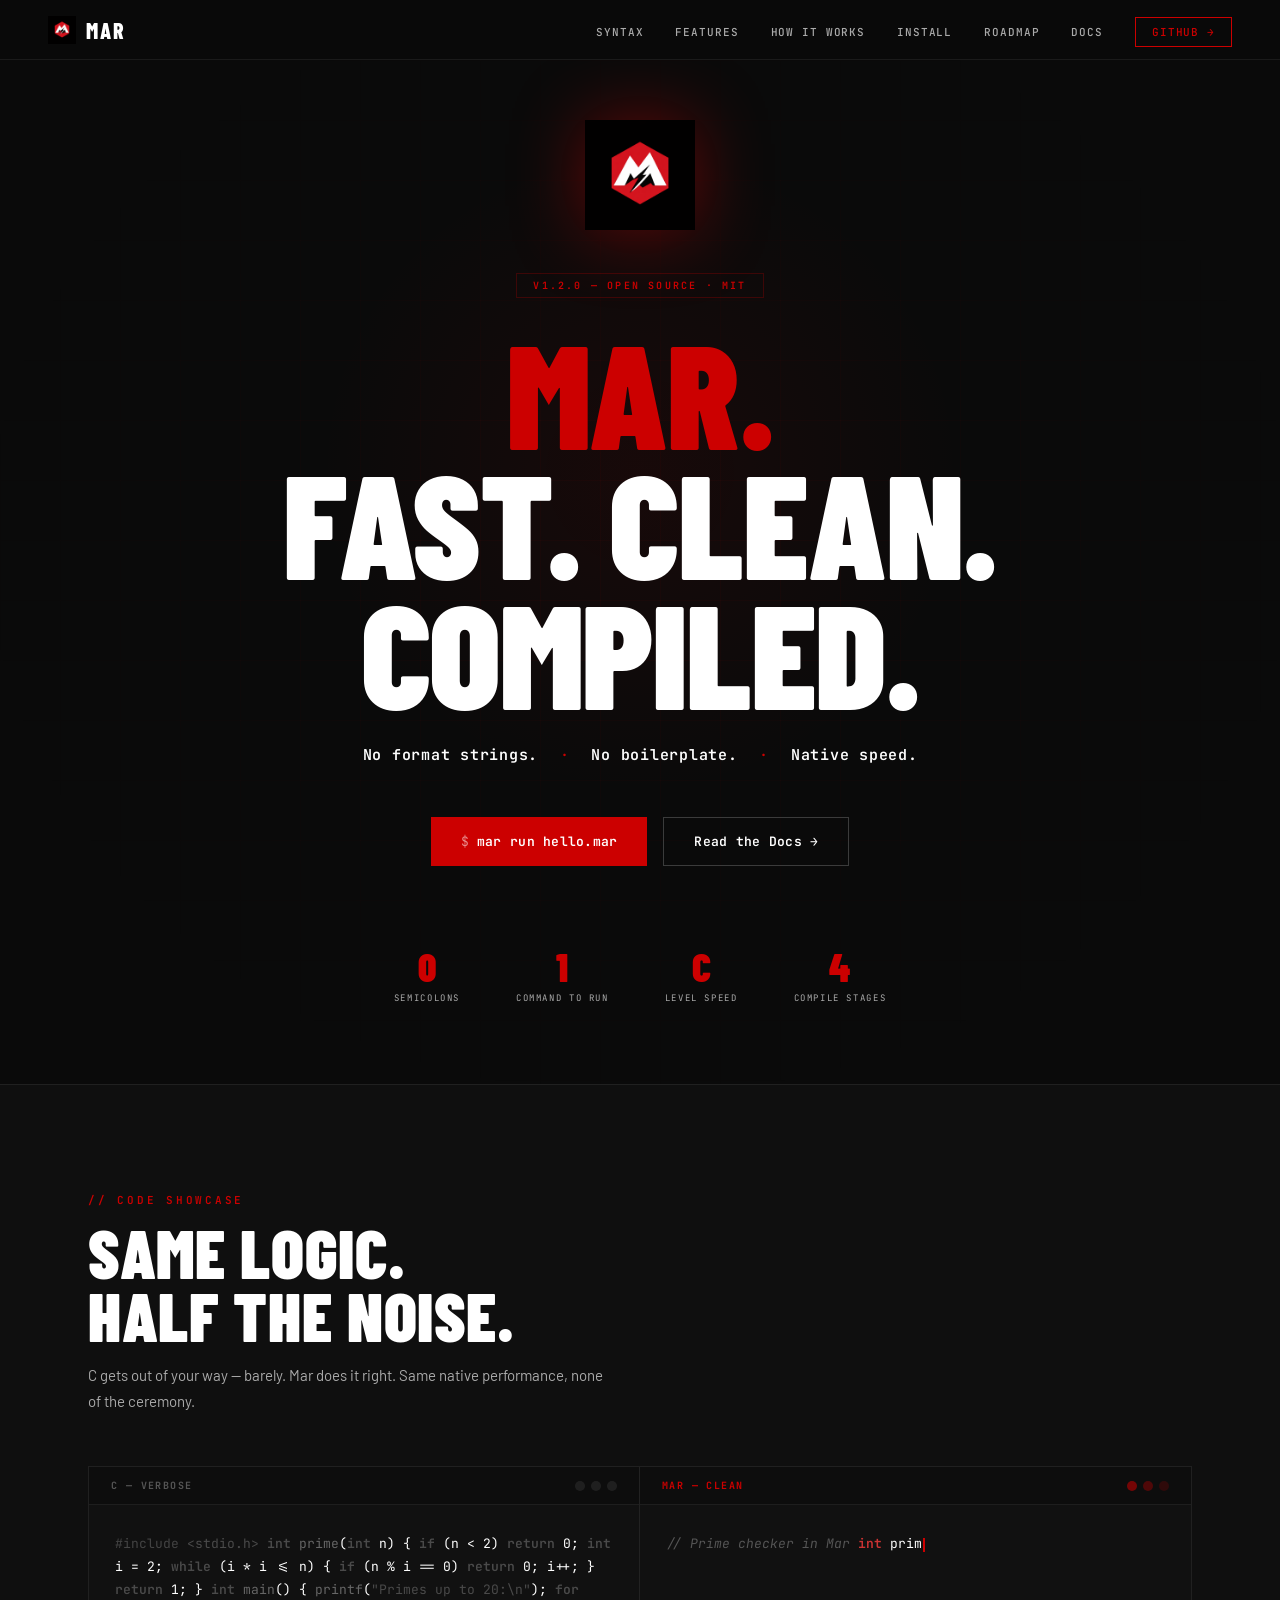
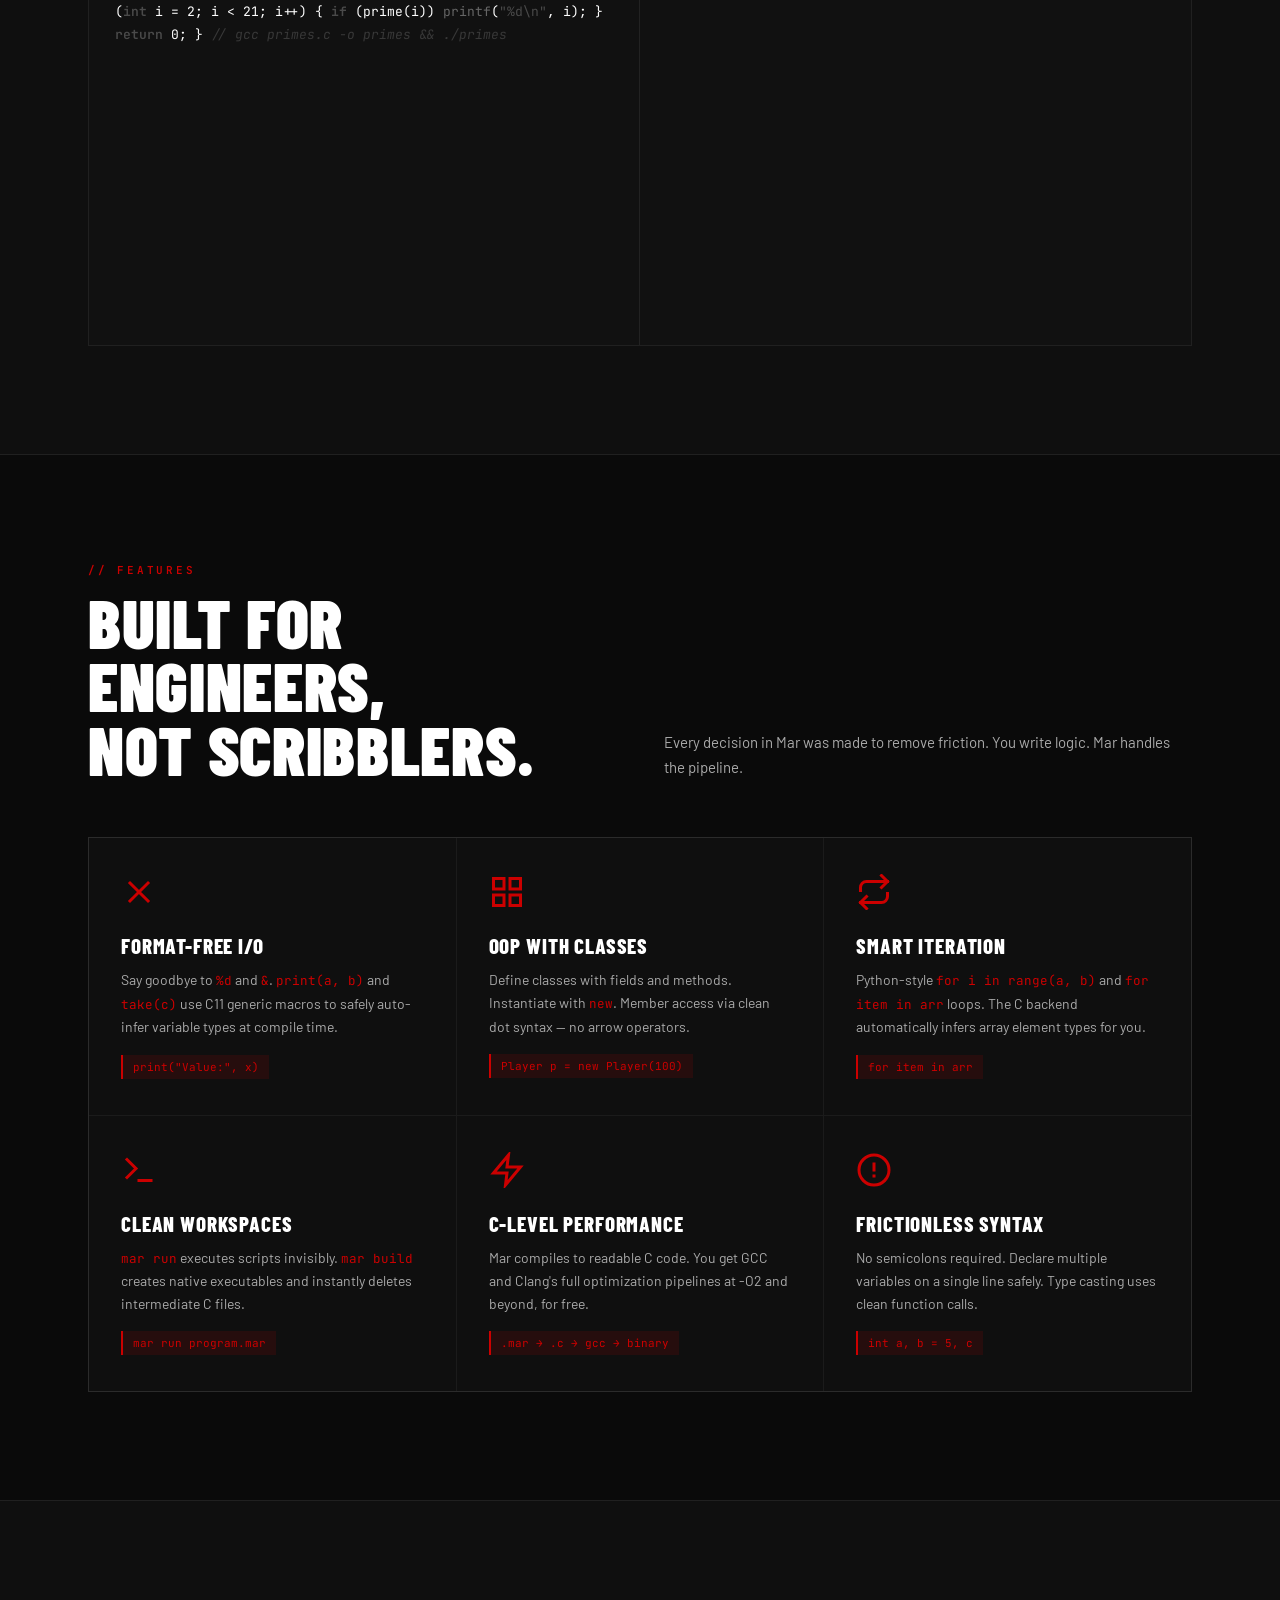
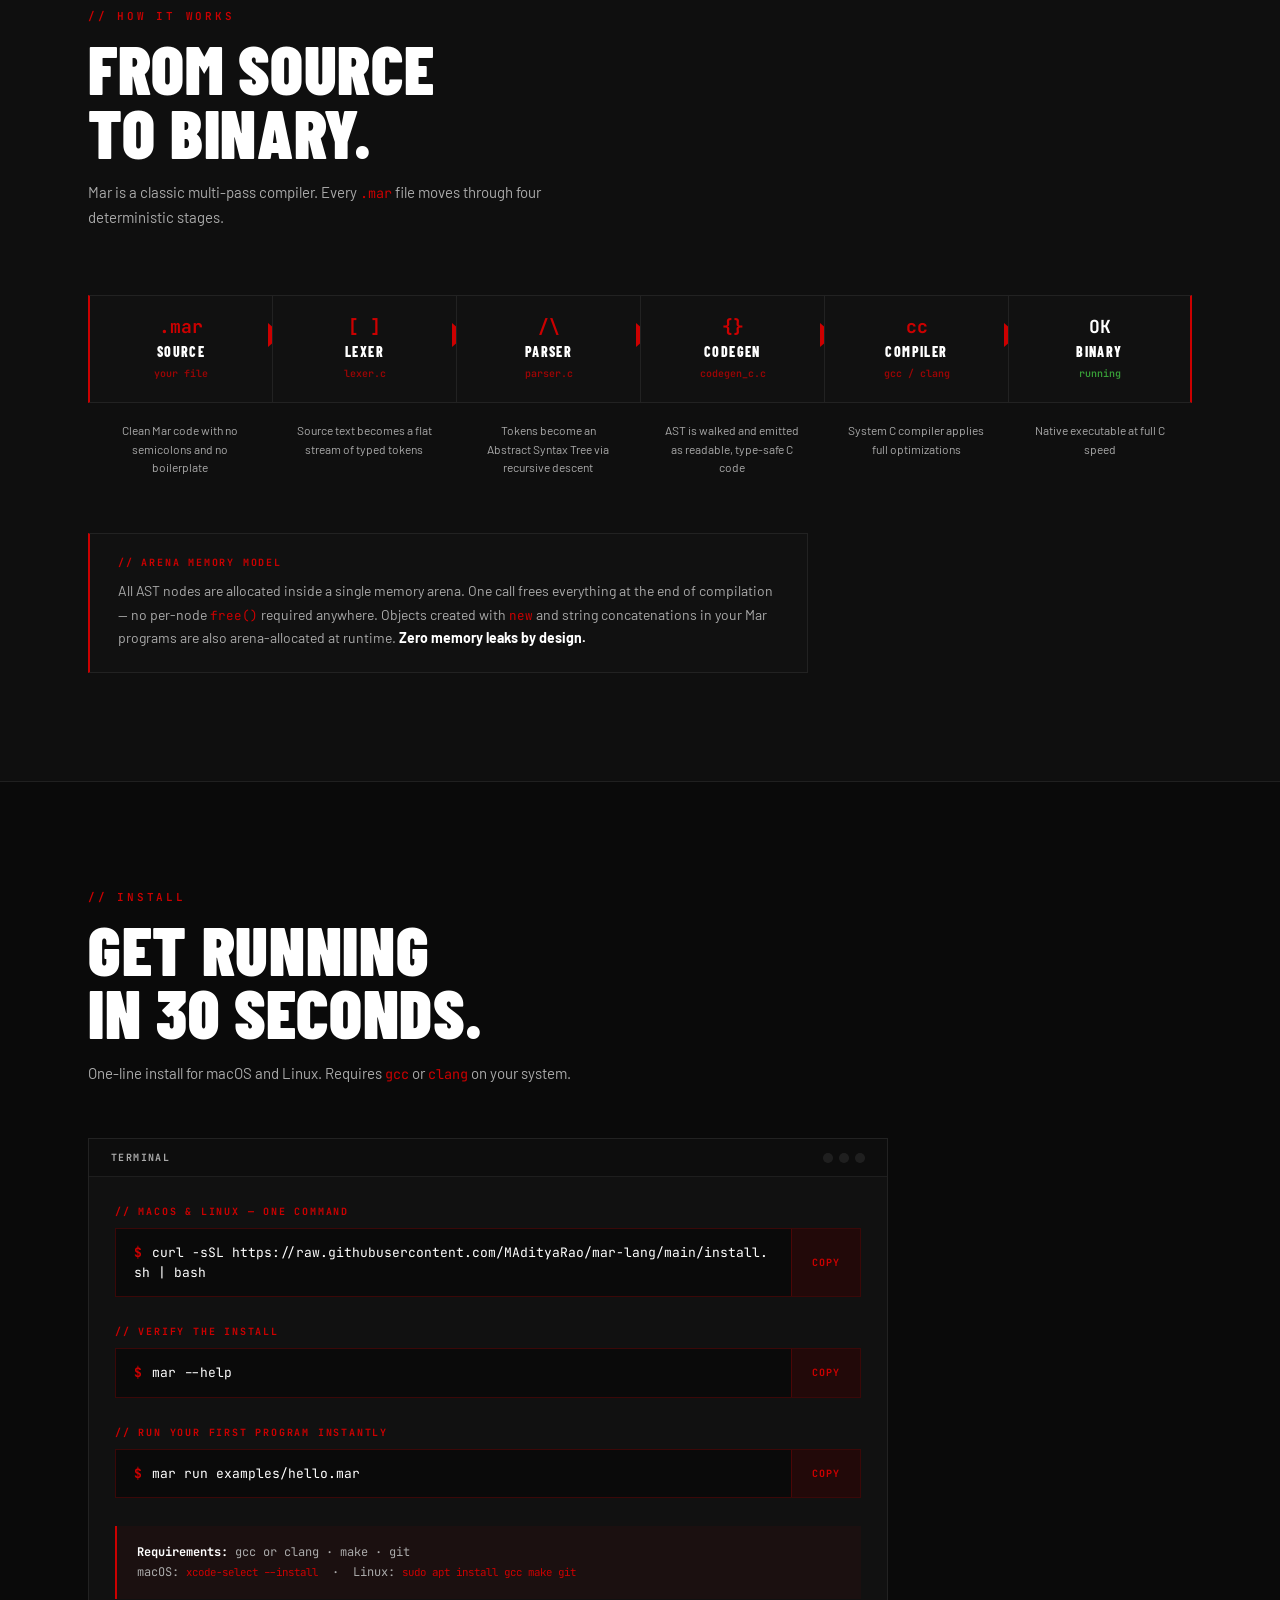
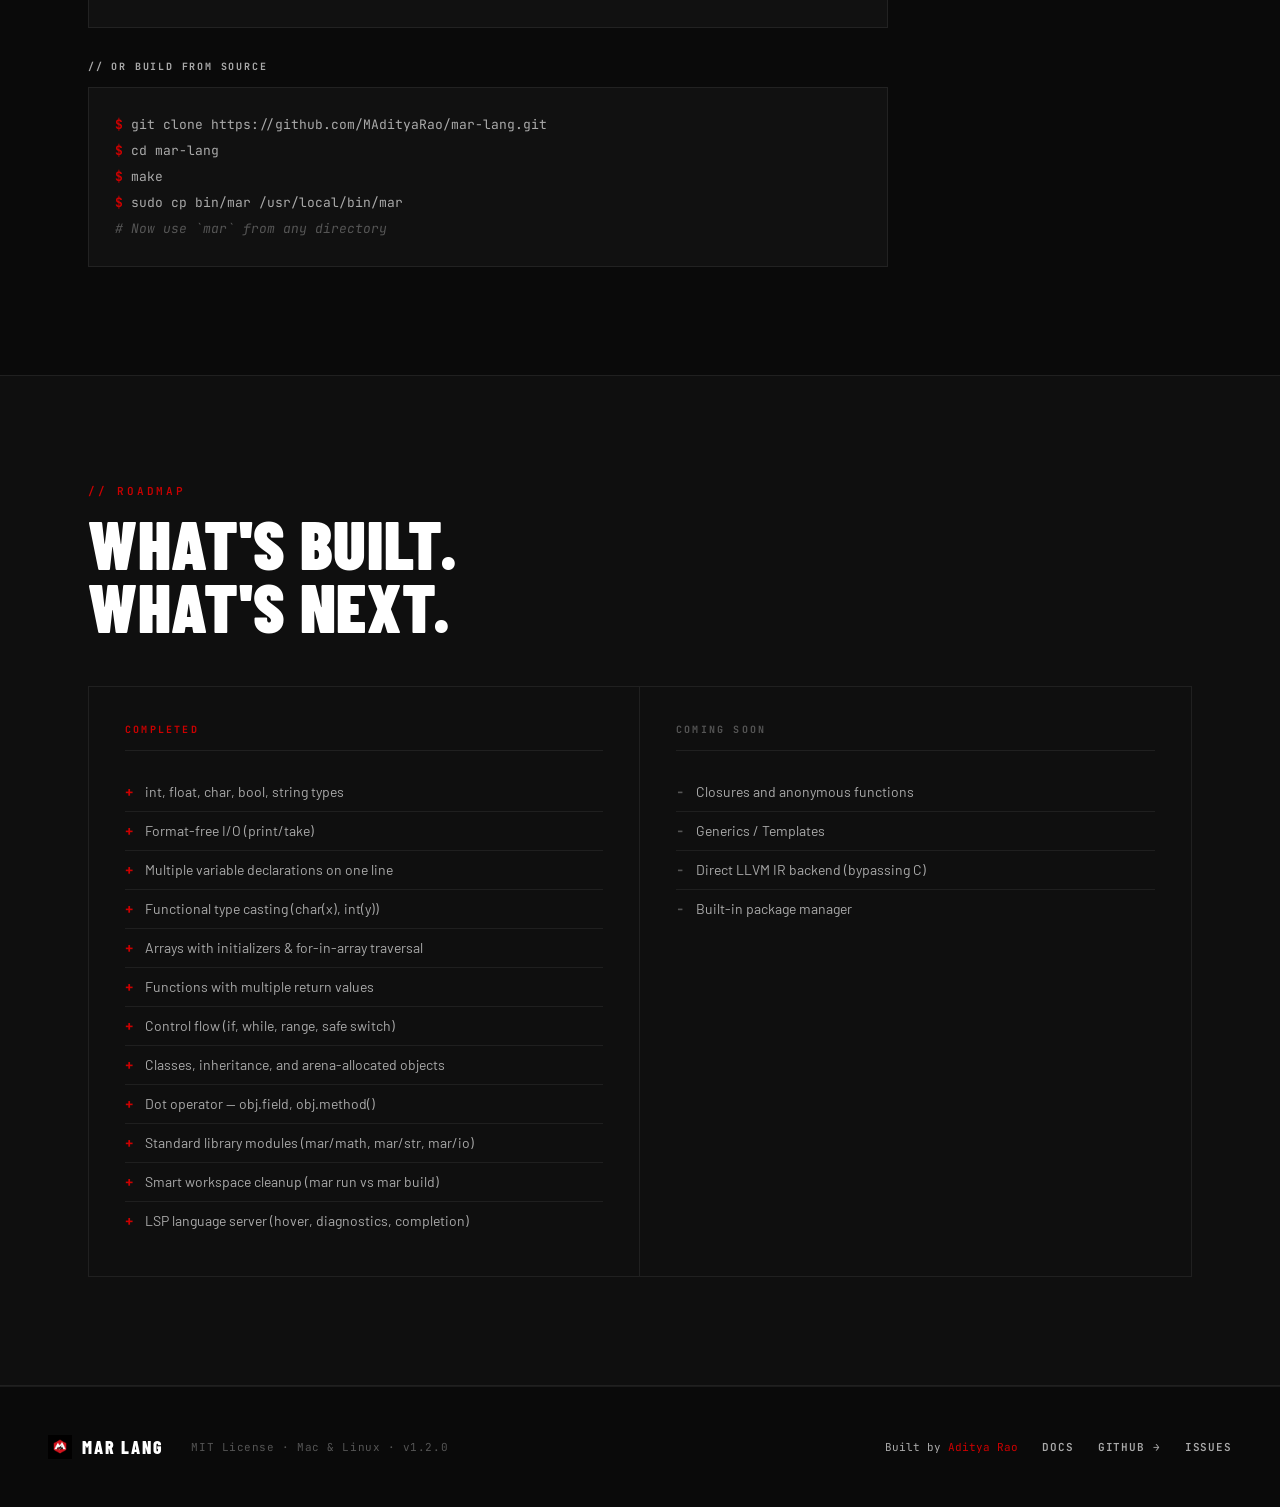
<file: index.html>
<!DOCTYPE html>
<html lang="en">
<head>
  <meta charset="UTF-8">
  <meta name="viewport" content="width=device-width, initial-scale=1.0">
  <meta name="description" content="Mar — a compiled programming language with C-level speed and clean syntax. No semicolons. No boilerplate. One command to run.">
  <meta name="author" content="Aditya Rao">
  <meta property="og:title" content="Mar Lang — Fast. Clean. Compiled.">
  <meta property="og:description" content="No semicolons. No boilerplate. Native speed.">
  <meta property="og:type" content="website">
  <title>Mar Lang — Fast. Clean. Compiled.</title>
  <link rel="preconnect" href="https://fonts.googleapis.com">
  <link href="https://fonts.googleapis.com/css2?family=JetBrains+Mono:wght@300;400;500;600;700&family=Barlow+Condensed:wght@400;600;700;800;900&family=Barlow:wght@300;400;500;600&display=swap" rel="stylesheet">
  <link rel="stylesheet" href="styles.css">
</head>
<body>

<nav>
  <a href="index.html" class="nav-logo">
    <img src="logo.png" alt="Mar Logo">
    <span class="nav-logo-text">MAR</span>
  </a>
  <ul class="nav-links">
    <li><a href="#showcase">Syntax</a></li>
    <li><a href="#features">Features</a></li>
    <li><a href="#pipeline">How It Works</a></li>
    <li><a href="#install">Install</a></li>
    <li><a href="#roadmap">Roadmap</a></li>
    <li><a href="docs.html">Docs</a></li>
    <li><a href="https://github.com/MAdityaRao/mar-lang" class="nav-github">GitHub &rarr;</a></li>
  </ul>
</nav>

<section id="hero">
  <div class="hero-grid"></div>
  <div class="hero-glow"></div>

  <div class="hero-content">

    <div class="hero-logo-wrap">
      <img class="hero-logo" src="logo.png" alt="Mar Logo">
    </div>

    <div class="hero-badge">v1.2.0 &mdash; Open Source &middot; MIT</div>

    <h1 class="hero-headline">
      <span class="accent">Mar.</span><br>Fast. Clean.<br>Compiled.
    </h1>

    <p class="hero-sub">
      <strong>No format strings.</strong>
      <span class="dot">&middot;</span>
      <strong>No boilerplate.</strong>
      <span class="dot">&middot;</span>
      <strong>Native speed.</strong>
    </p>

    <div class="hero-ctas">
      <a href="#install" class="btn-terminal">mar run hello.mar</a>
      <a href="docs.html" class="btn-ghost">Read the Docs &rarr;</a>
    </div>

    <div class="hero-stats">
      <div class="stat">
        <div class="stat-num">0</div>
        <div class="stat-label">Semicolons</div>
      </div>
      <div class="stat">
        <div class="stat-num">1</div>
        <div class="stat-label">Command to Run</div>
      </div>
      <div class="stat">
        <div class="stat-num">C</div>
        <div class="stat-label">Level Speed</div>
      </div>
      <div class="stat">
        <div class="stat-num">4</div>
        <div class="stat-label">Compile Stages</div>
      </div>
    </div>

  </div>
</section>

<section id="showcase">
  <div class="container">

    <div class="showcase-header">
      <div class="section-label">// Code Showcase</div>
      <h2 class="section-title">Same Logic.<br>Half the Noise.</h2>
      <p class="section-desc">C gets out of your way &mdash; barely. Mar does it right. Same native performance, none of the ceremony.</p>
    </div>

    <div class="code-panels">

      <div class="code-panel c-panel">
        <div class="panel-header">
          <span class="panel-lang c-lang">C &mdash; verbose</span>
          <div class="panel-dots"><span></span><span></span><span></span></div>
        </div>
        <div class="code-content">
<span class="c-pre">#include</span> <span class="c-str">&lt;stdio.h&gt;</span>

<span class="c-kw">int</span> <span class="c-fn">prime</span>(<span class="c-kw">int</span> n) {
    <span class="c-kw">if</span> (n &lt; 2) <span class="c-kw">return</span> 0;
    <span class="c-kw">int</span> i = 2;
    <span class="c-kw">while</span> (i * i &lt;= n) {
        <span class="c-kw">if</span> (n % i == 0)
            <span class="c-kw">return</span> 0;
        i++;
    }
    <span class="c-kw">return</span> 1;
}

<span class="c-kw">int</span> <span class="c-fn">main</span>() {
    <span class="c-fn">printf</span>(<span class="c-str">"Primes up to 20:\n"</span>);
    <span class="c-kw">for</span> (<span class="c-kw">int</span> i = 2; i &lt; 21; i++) {
        <span class="c-kw">if</span> (prime(i))
            <span class="c-fn">printf</span>(<span class="c-str">"%d\n"</span>, i);
    }
    <span class="c-kw">return</span> 0;
}

<span class="c-cmt">// gcc primes.c -o primes && ./primes</span>
        </div>
      </div>

      <div class="code-panel mar-panel">
        <div class="panel-header">
          <span class="panel-lang mar-lang">Mar &mdash; clean</span>
          <div class="panel-dots">
            <span style="background:rgba(204,0,0,0.55)"></span>
            <span style="background:rgba(204,0,0,0.35)"></span>
            <span style="background:rgba(204,0,0,0.18)"></span>
          </div>
        </div>
        <div class="code-content" id="mar-code-panel"><span id="type-cursor"></span></div>
      </div>

    </div>
  </div>
</section>

<section id="features">
  <div class="container">

    <div class="features-header">
      <div>
        <div class="section-label">// Features</div>
        <h2 class="section-title">Built for<br>Engineers,<br>Not Scribblers.</h2>
      </div>
      <p class="section-desc">Every decision in Mar was made to remove friction. You write logic. Mar handles the pipeline.</p>
    </div>

    <div class="features-grid">

      <div class="feature-card">
        <svg class="feature-icon" viewBox="0 0 24 24" fill="none" stroke="currentColor" stroke-width="2" stroke-linecap="square">
          <line x1="18" y1="6" x2="6" y2="18"/><line x1="6" y1="6" x2="18" y2="18"/>
        </svg>
        <div class="feature-title">Format-Free I/O</div>
        <div class="feature-desc">Say goodbye to <code>%d</code> and <code>&amp;</code>. <code>print(a, b)</code> and <code>take(c)</code> use C11 generic macros to safely auto-infer variable types at compile time.</div>
        <div class="feature-code">print("Value:", x)</div>
      </div>

      <div class="feature-card">
        <svg class="feature-icon" viewBox="0 0 24 24" fill="none" stroke="currentColor" stroke-width="2" stroke-linecap="square">
          <rect x="3" y="3" width="7" height="7"/><rect x="14" y="3" width="7" height="7"/>
          <rect x="14" y="14" width="7" height="7"/><rect x="3" y="14" width="7" height="7"/>
        </svg>
        <div class="feature-title">OOP with Classes</div>
        <div class="feature-desc">Define classes with fields and methods. Instantiate with <code>new</code>. Member access via clean dot syntax &mdash; no arrow operators.</div>
        <div class="feature-code">Player p = new Player(100)</div>
      </div>

      <div class="feature-card">
        <svg class="feature-icon" viewBox="0 0 24 24" fill="none" stroke="currentColor" stroke-width="2" stroke-linecap="square">
          <polyline points="17 1 21 5 17 9"/>
          <path d="M3 11V9a4 4 0 0 1 4-4h14"/>
          <polyline points="7 23 3 19 7 15"/>
          <path d="M21 13v2a4 4 0 0 1-4 4H3"/>
        </svg>
        <div class="feature-title">Smart Iteration</div>
        <div class="feature-desc">Python-style <code>for i in range(a, b)</code> and <code>for item in arr</code> loops. The C backend automatically infers array element types for you.</div>
        <div class="feature-code">for item in arr</div>
      </div>

      <div class="feature-card">
        <svg class="feature-icon" viewBox="0 0 24 24" fill="none" stroke="currentColor" stroke-width="2" stroke-linecap="square">
          <polyline points="4 17 10 11 4 5"/>
          <line x1="12" y1="19" x2="20" y2="19"/>
        </svg>
        <div class="feature-title">Clean Workspaces</div>
        <div class="feature-desc"><code>mar run</code> executes scripts invisibly. <code>mar build</code> creates native executables and instantly deletes intermediate C files.</div>
        <div class="feature-code">mar run program.mar</div>
      </div>

      <div class="feature-card">
        <svg class="feature-icon" viewBox="0 0 24 24" fill="none" stroke="currentColor" stroke-width="2" stroke-linecap="square">
          <path d="M13 2L3 14h9l-1 8 10-12h-9l1-8z"/>
        </svg>
        <div class="feature-title">C-Level Performance</div>
        <div class="feature-desc">Mar compiles to readable C code. You get GCC and Clang's full optimization pipelines at -O2 and beyond, for free.</div>
        <div class="feature-code">.mar &rarr; .c &rarr; gcc &rarr; binary</div>
      </div>

      <div class="feature-card">
        <svg class="feature-icon" viewBox="0 0 24 24" fill="none" stroke="currentColor" stroke-width="2" stroke-linecap="square">
          <circle cx="12" cy="12" r="10"/>
          <line x1="12" y1="8" x2="12" y2="12"/>
          <line x1="12" y1="16" x2="12.01" y2="16"/>
        </svg>
        <div class="feature-title">Frictionless Syntax</div>
        <div class="feature-desc">No semicolons required. Declare multiple variables on a single line safely. Type casting uses clean function calls.</div>
        <div class="feature-code">int a, b = 5, c</div>
      </div>

    </div>
  </div>
</section>

<section id="pipeline">
  <div class="container">

    <div class="pipeline-header">
      <div class="section-label">// How It Works</div>
      <h2 class="section-title">From Source<br>to Binary.</h2>
      <p class="section-desc">Mar is a classic multi-pass compiler. Every <code>.mar</code> file moves through four deterministic stages.</p>
    </div>

    <div class="pipeline-flow">

      <div class="pipe-step">
        <div class="pipe-node">
          <div class="pipe-icon-text">.mar</div>
          <div class="pipe-name">Source</div>
          <div class="pipe-file">your file</div>
        </div>
        <div class="pipe-desc">Clean Mar code with no semicolons and no boilerplate</div>
      </div>

      <div class="pipe-step">
        <div class="pipe-node">
          <div class="pipe-icon-text">[ ]</div>
          <div class="pipe-name">Lexer</div>
          <div class="pipe-file">lexer.c</div>
        </div>
        <div class="pipe-desc">Source text becomes a flat stream of typed tokens</div>
      </div>

      <div class="pipe-step">
        <div class="pipe-node">
          <div class="pipe-icon-text">/\</div>
          <div class="pipe-name">Parser</div>
          <div class="pipe-file">parser.c</div>
        </div>
        <div class="pipe-desc">Tokens become an Abstract Syntax Tree via recursive descent</div>
      </div>

      <div class="pipe-step">
        <div class="pipe-node">
          <div class="pipe-icon-text">{}</div>
          <div class="pipe-name">Codegen</div>
          <div class="pipe-file">codegen_c.c</div>
        </div>
        <div class="pipe-desc">AST is walked and emitted as readable, type-safe C code</div>
      </div>

      <div class="pipe-step">
        <div class="pipe-node">
          <div class="pipe-icon-text">cc</div>
          <div class="pipe-name">Compiler</div>
          <div class="pipe-file">gcc / clang</div>
        </div>
        <div class="pipe-desc">System C compiler applies full optimizations</div>
      </div>

      <div class="pipe-step">
        <div class="pipe-node">
          <div class="pipe-icon-text" style="color:#ffffff">OK</div>
          <div class="pipe-name">Binary</div>
          <div class="pipe-file" style="color:#44cc44">running</div>
        </div>
        <div class="pipe-desc">Native executable at full C speed</div>
      </div>

    </div>

    <div class="pipeline-note">
      <div class="pipeline-note-label">// Arena Memory Model</div>
      <p>All AST nodes are allocated inside a single memory arena. One call frees everything at the end of compilation &mdash; no per-node <code>free()</code> required anywhere. Objects created with <code>new</code> and string concatenations in your Mar programs are also arena-allocated at runtime. <strong>Zero memory leaks by design.</strong></p>
    </div>

  </div>
</section>

<section id="install">
  <div class="container">

    <div class="install-header">
      <div class="section-label">// Install</div>
      <h2 class="section-title">Get Running<br>in 30 Seconds.</h2>
      <p class="section-desc">One-line install for macOS and Linux. Requires <code>gcc</code> or <code>clang</code> on your system.</p>
    </div>

    <div class="install-terminal">
      <div class="terminal-bar">
        <span class="terminal-title">Terminal</span>
        <div class="panel-dots"><span></span><span></span><span></span></div>
      </div>
      <div class="terminal-body">

        <div class="term-section">
          <div class="term-os">// macOS &amp; Linux &mdash; one command</div>
          <div class="term-cmd-wrap">
            <div class="term-cmd">
              <span class="prompt">$</span>curl -sSL https://raw.githubusercontent.com/MAdityaRao/mar-lang/main/install.sh | bash
            </div>
            <button class="copy-btn" data-copy="curl -sSL https://raw.githubusercontent.com/MAdityaRao/mar-lang/main/install.sh | bash">
              <span class="copy-label">Copy</span>
            </button>
          </div>
        </div>

        <div class="term-section">
          <div class="term-os">// Verify the install</div>
          <div class="term-cmd-wrap">
            <div class="term-cmd">
              <span class="prompt">$</span>mar --help
            </div>
            <button class="copy-btn" data-copy="mar --help">
              <span class="copy-label">Copy</span>
            </button>
          </div>
        </div>

        <div class="term-section">
          <div class="term-os">// Run your first program instantly</div>
          <div class="term-cmd-wrap">
            <div class="term-cmd">
              <span class="prompt">$</span>mar run examples/hello.mar
            </div>
            <button class="copy-btn" data-copy="mar run examples/hello.mar">
              <span class="copy-label">Copy</span>
            </button>
          </div>
        </div>

        <div class="term-note">
          <strong>Requirements:</strong> gcc or clang &middot; make &middot; git<br>
          macOS: <code>xcode-select --install</code> &nbsp;&middot;&nbsp; Linux: <code>sudo apt install gcc make git</code>
        </div>

      </div>
    </div>

    <div class="source-block">
      <div class="source-block-label">// Or build from source</div>
      <div class="source-code">
        <span class="prompt">$</span> git clone https://github.com/MAdityaRao/mar-lang.git<br>
        <span class="prompt">$</span> cd mar-lang<br>
        <span class="prompt">$</span> make<br>
        <span class="prompt">$</span> sudo cp bin/mar /usr/local/bin/mar<br>
        <span class="comment"># Now use `mar` from any directory</span>
      </div>
    </div>

  </div>
</section>

<section id="roadmap">
  <div class="container">

    <div class="section-label">// Roadmap</div>
    <h2 class="section-title">What's Built.<br>What's Next.</h2>

    <div class="roadmap-grid">
      <div class="roadmap-col">
        <div class="roadmap-col-title done">Completed</div>
        <div class="roadmap-item"><span class="check">+</span> int, float, char, bool, string types</div>
        <div class="roadmap-item"><span class="check">+</span> Format-free I/O (print/take)</div>
        <div class="roadmap-item"><span class="check">+</span> Multiple variable declarations on one line</div>
        <div class="roadmap-item"><span class="check">+</span> Functional type casting (char(x), int(y))</div>
        <div class="roadmap-item"><span class="check">+</span> Arrays with initializers & for-in-array traversal</div>
        <div class="roadmap-item"><span class="check">+</span> Functions with multiple return values</div>
        <div class="roadmap-item"><span class="check">+</span> Control flow (if, while, range, safe switch)</div>
        <div class="roadmap-item"><span class="check">+</span> Classes, inheritance, and arena-allocated objects</div>
        <div class="roadmap-item"><span class="check">+</span> Dot operator &mdash; obj.field, obj.method()</div>
        <div class="roadmap-item"><span class="check">+</span> Standard library modules (mar/math, mar/str, mar/io)</div>
        <div class="roadmap-item"><span class="check">+</span> Smart workspace cleanup (mar run vs mar build)</div>
        <div class="roadmap-item"><span class="check">+</span> LSP language server (hover, diagnostics, completion)</div>
      </div>
      <div class="roadmap-col">
        <div class="roadmap-col-title upcoming">Coming Soon</div>
        <div class="roadmap-item"><span class="circle">-</span> Closures and anonymous functions</div>
        <div class="roadmap-item"><span class="circle">-</span> Generics / Templates</div>
        <div class="roadmap-item"><span class="circle">-</span> Direct LLVM IR backend (bypassing C)</div>
        <div class="roadmap-item"><span class="circle">-</span> Built-in package manager</div>
      </div>
    </div>

  </div>
</section>

<footer>
  <div class="footer-left">
    <a href="index.html" class="footer-logo">
      <img src="logo.png" alt="Mar Logo">
      <span class="footer-logo-text">MAR LANG</span>
    </a>
    <span class="footer-meta">MIT License &middot; Mac &amp; Linux &middot; v1.2.0</span>
  </div>
  <div class="footer-right">
    <span class="footer-author">Built by <span>Aditya Rao</span></span>
    <a href="docs.html" class="footer-link">Docs</a>
    <a href="https://github.com/MAdityaRao/mar-lang" class="footer-link">GitHub &rarr;</a>
    <a href="https://github.com/MAdityaRao/mar-lang/issues" class="footer-link">Issues</a>
  </div>
</footer>

<script src="script.js"></script>
</body>
</html>
</file>
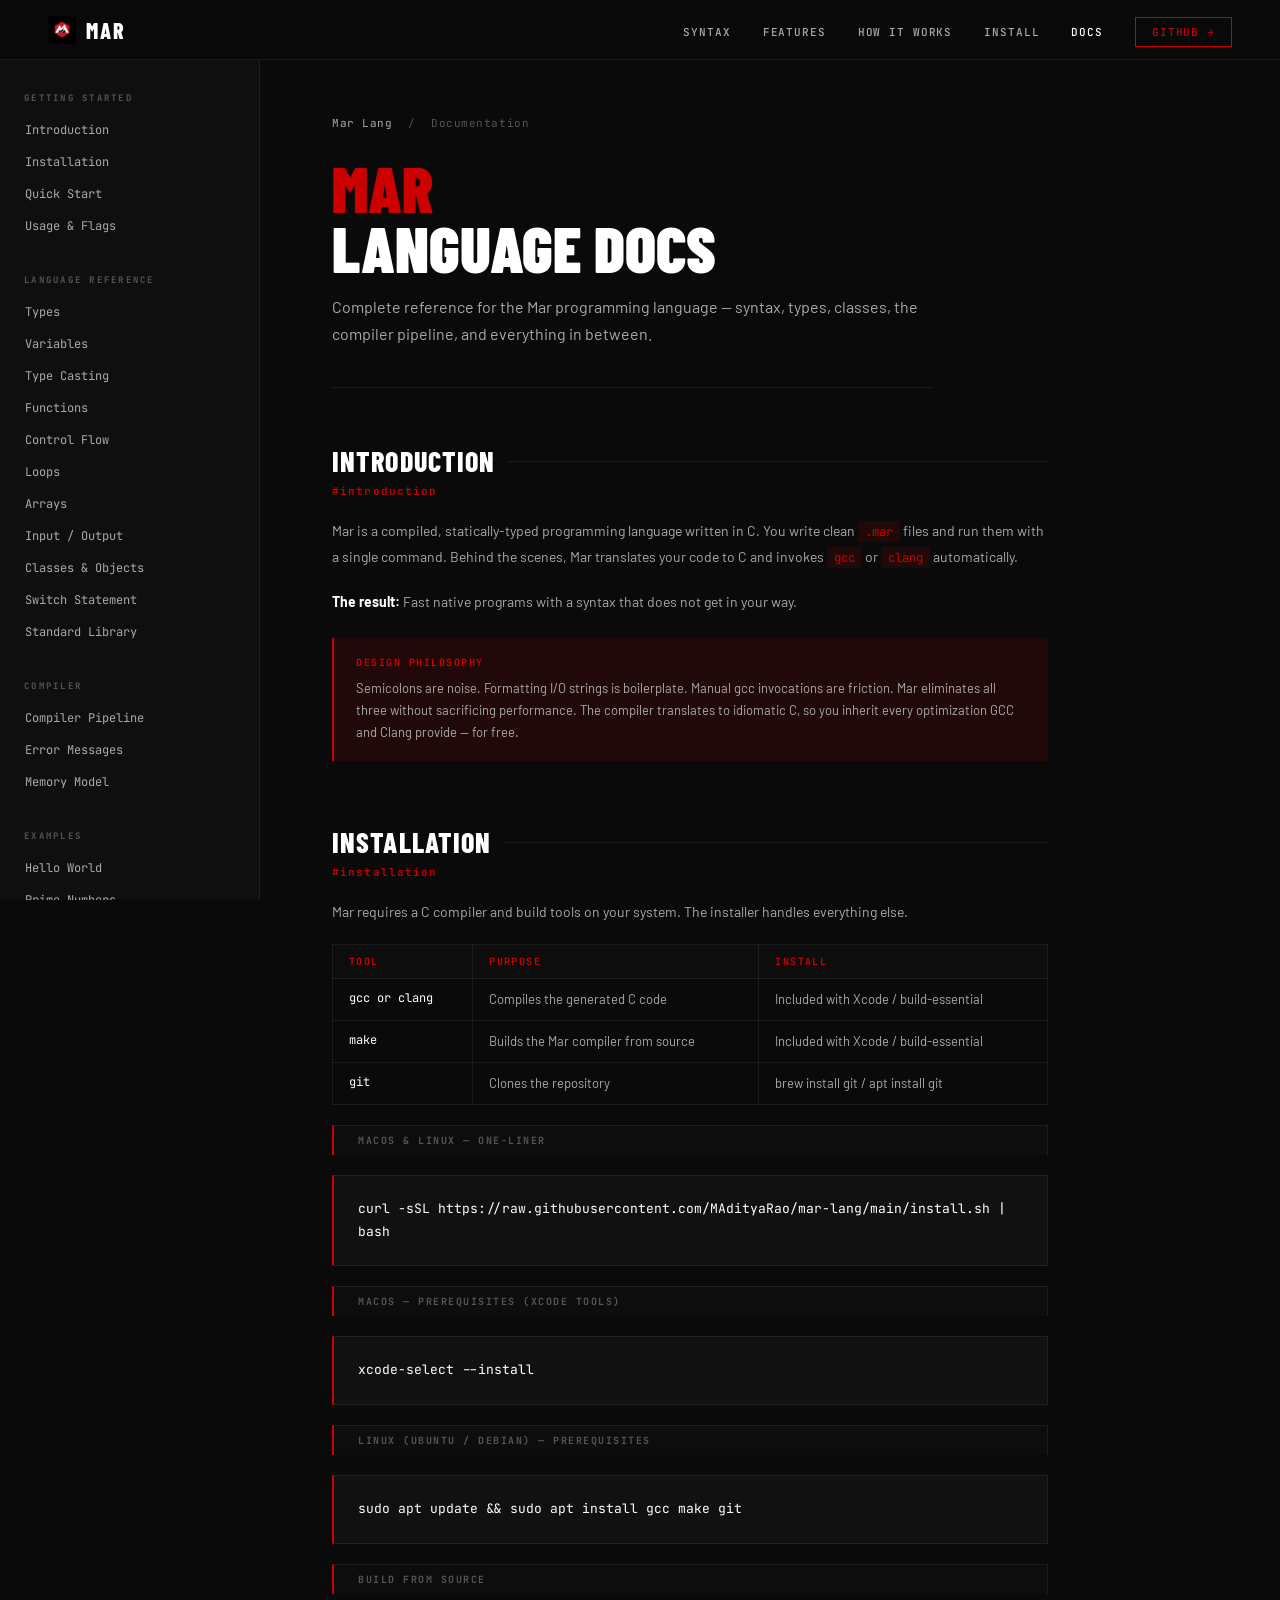
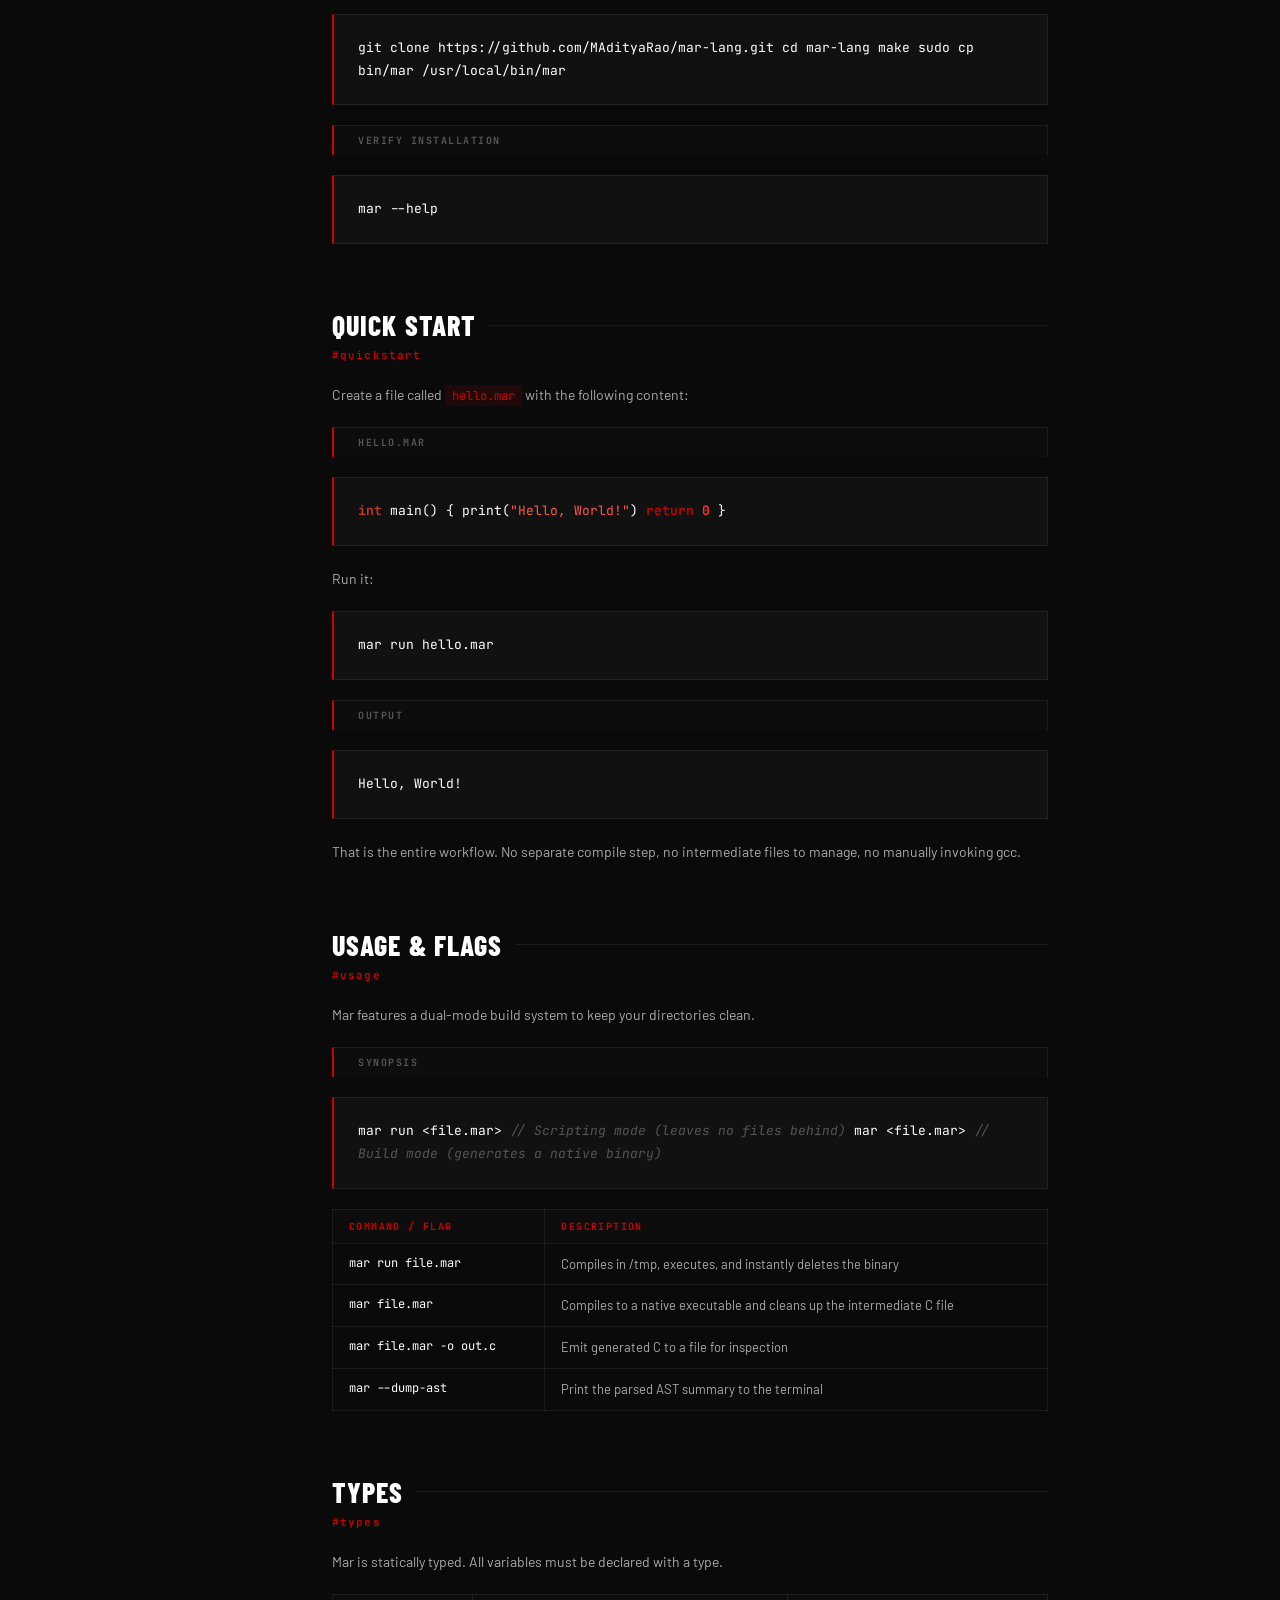
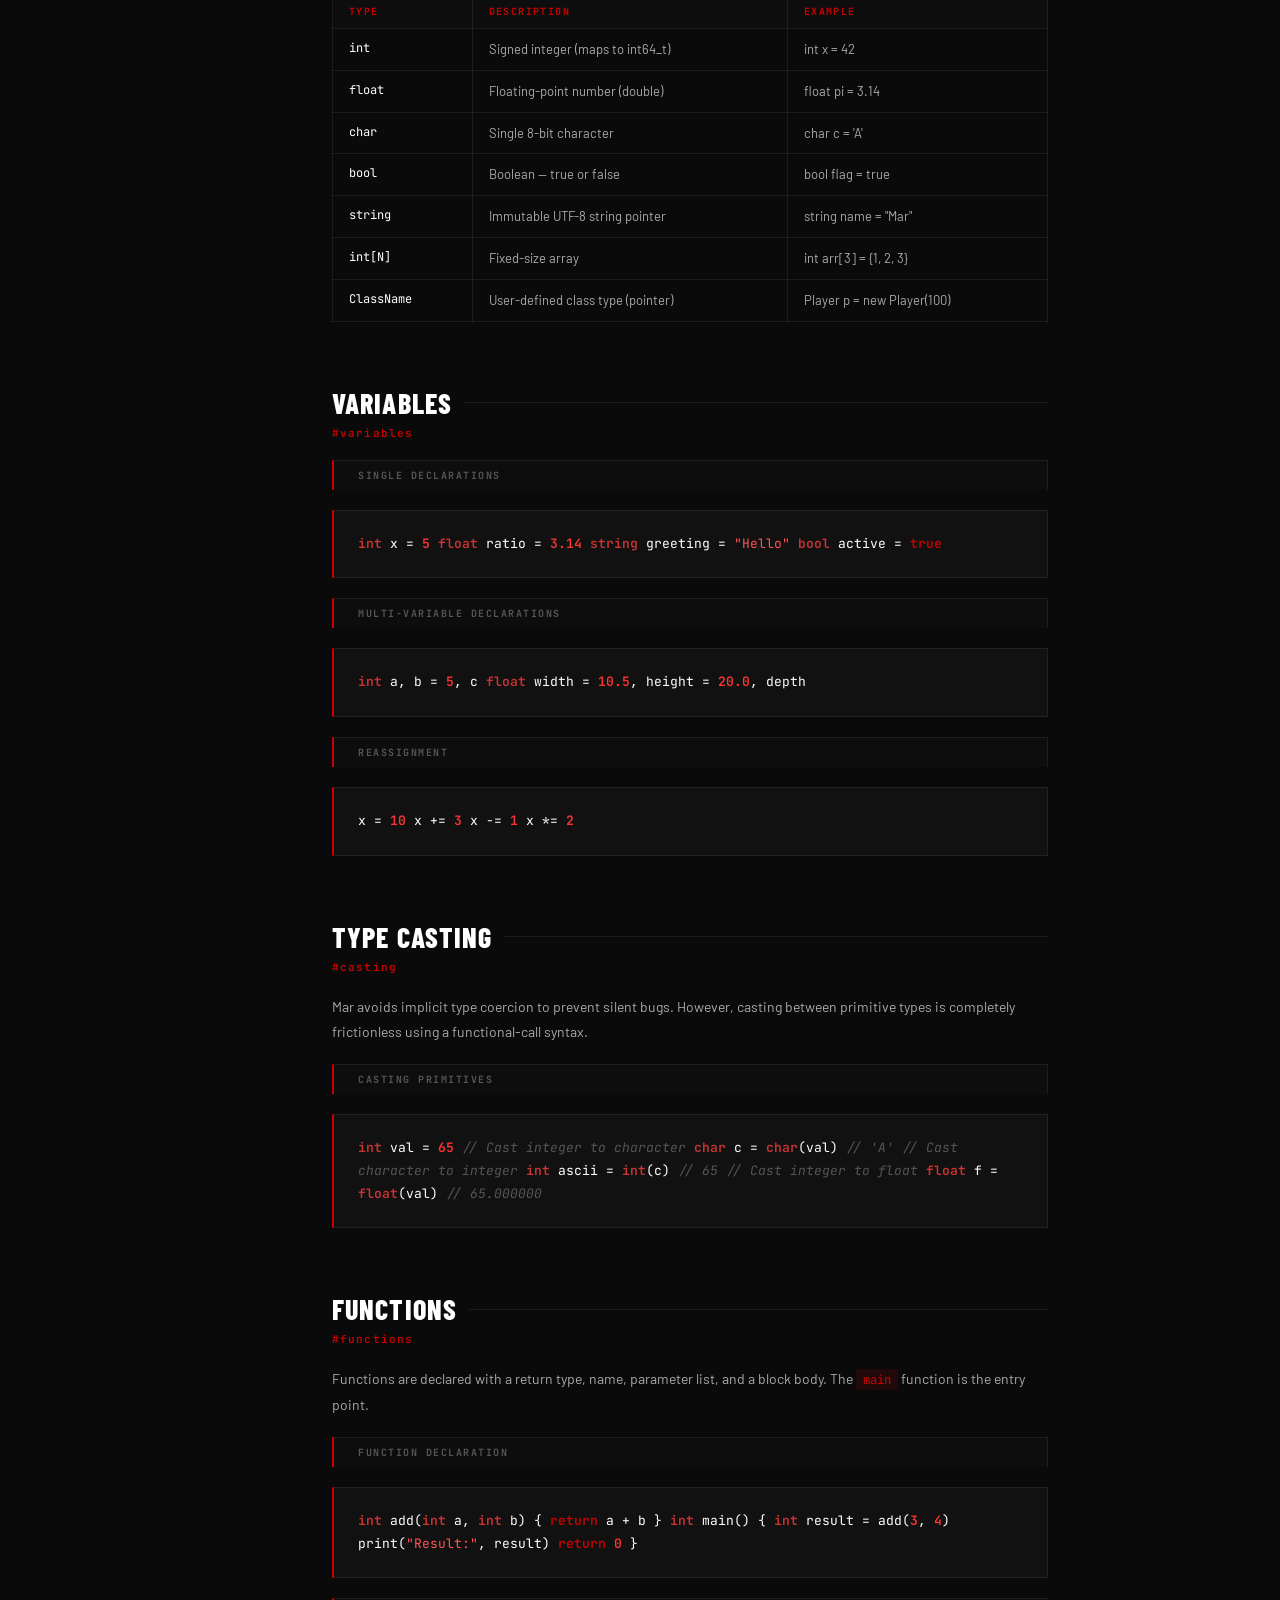
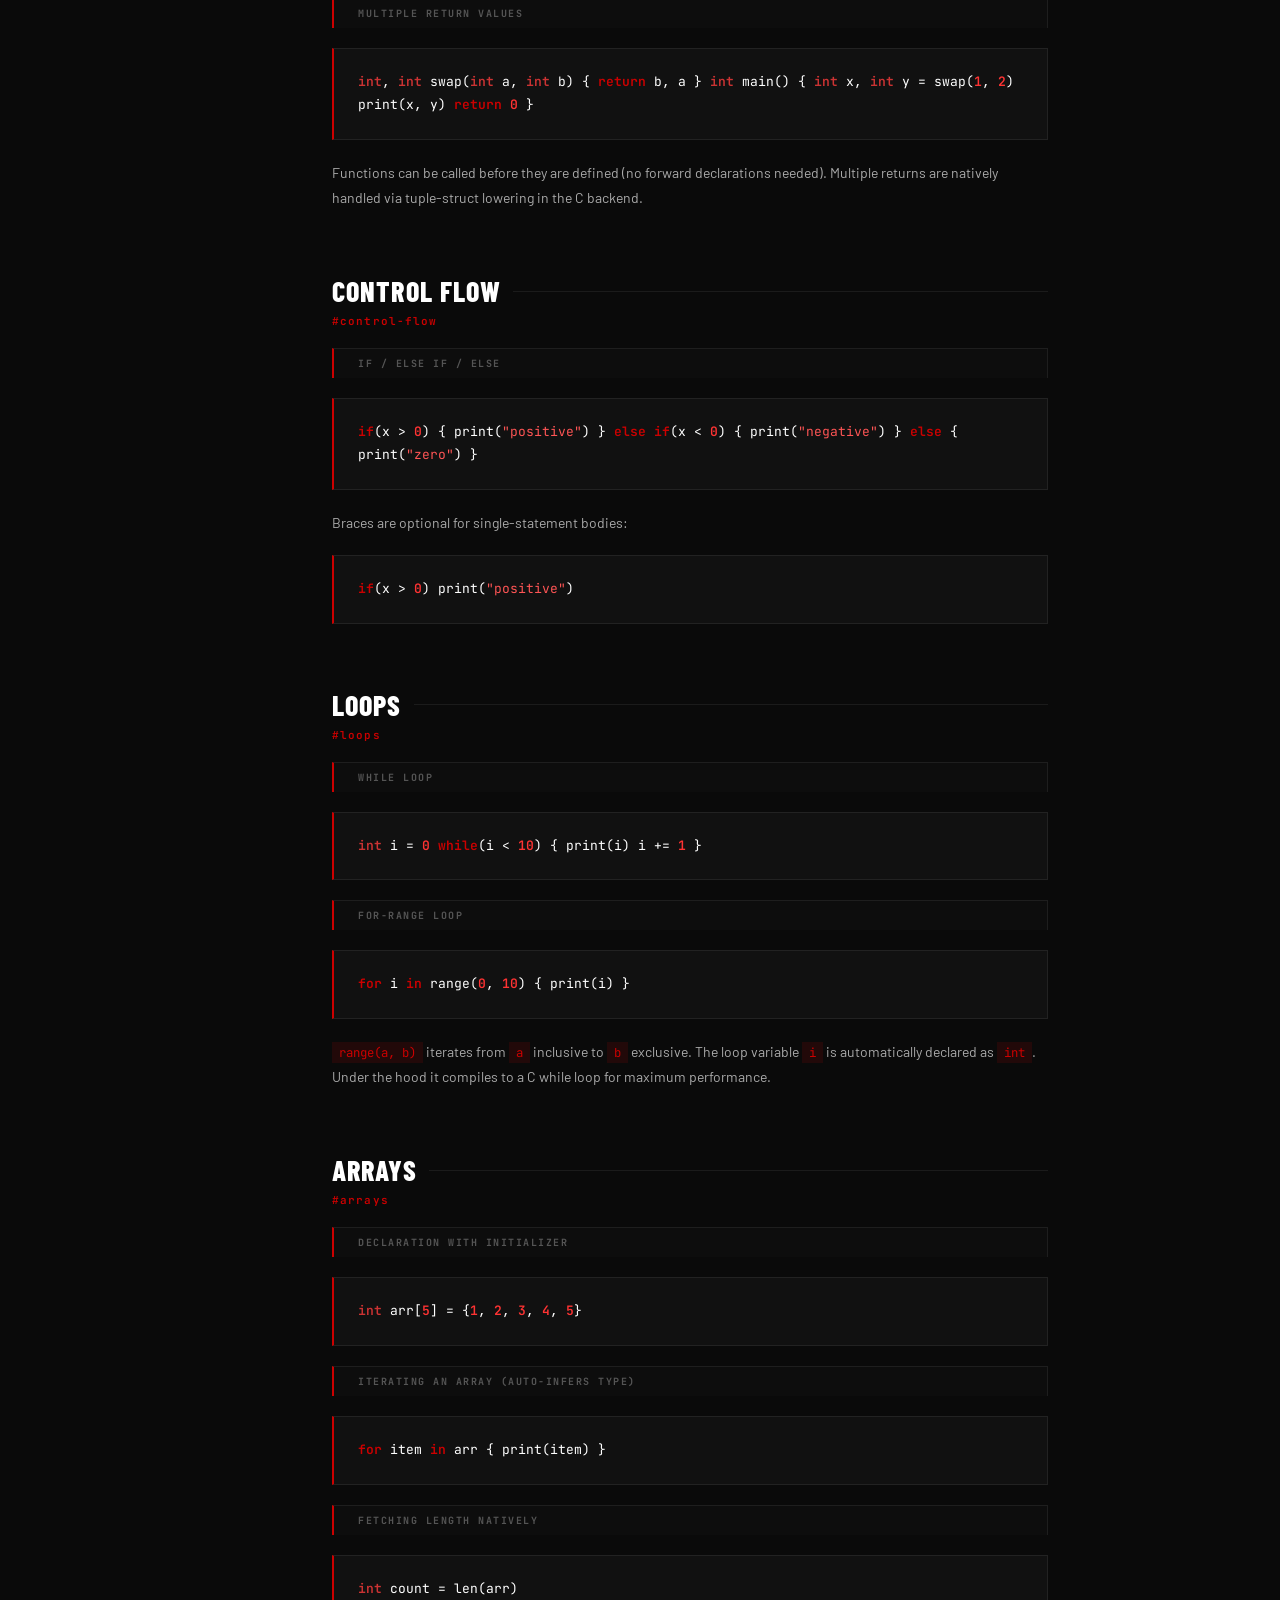
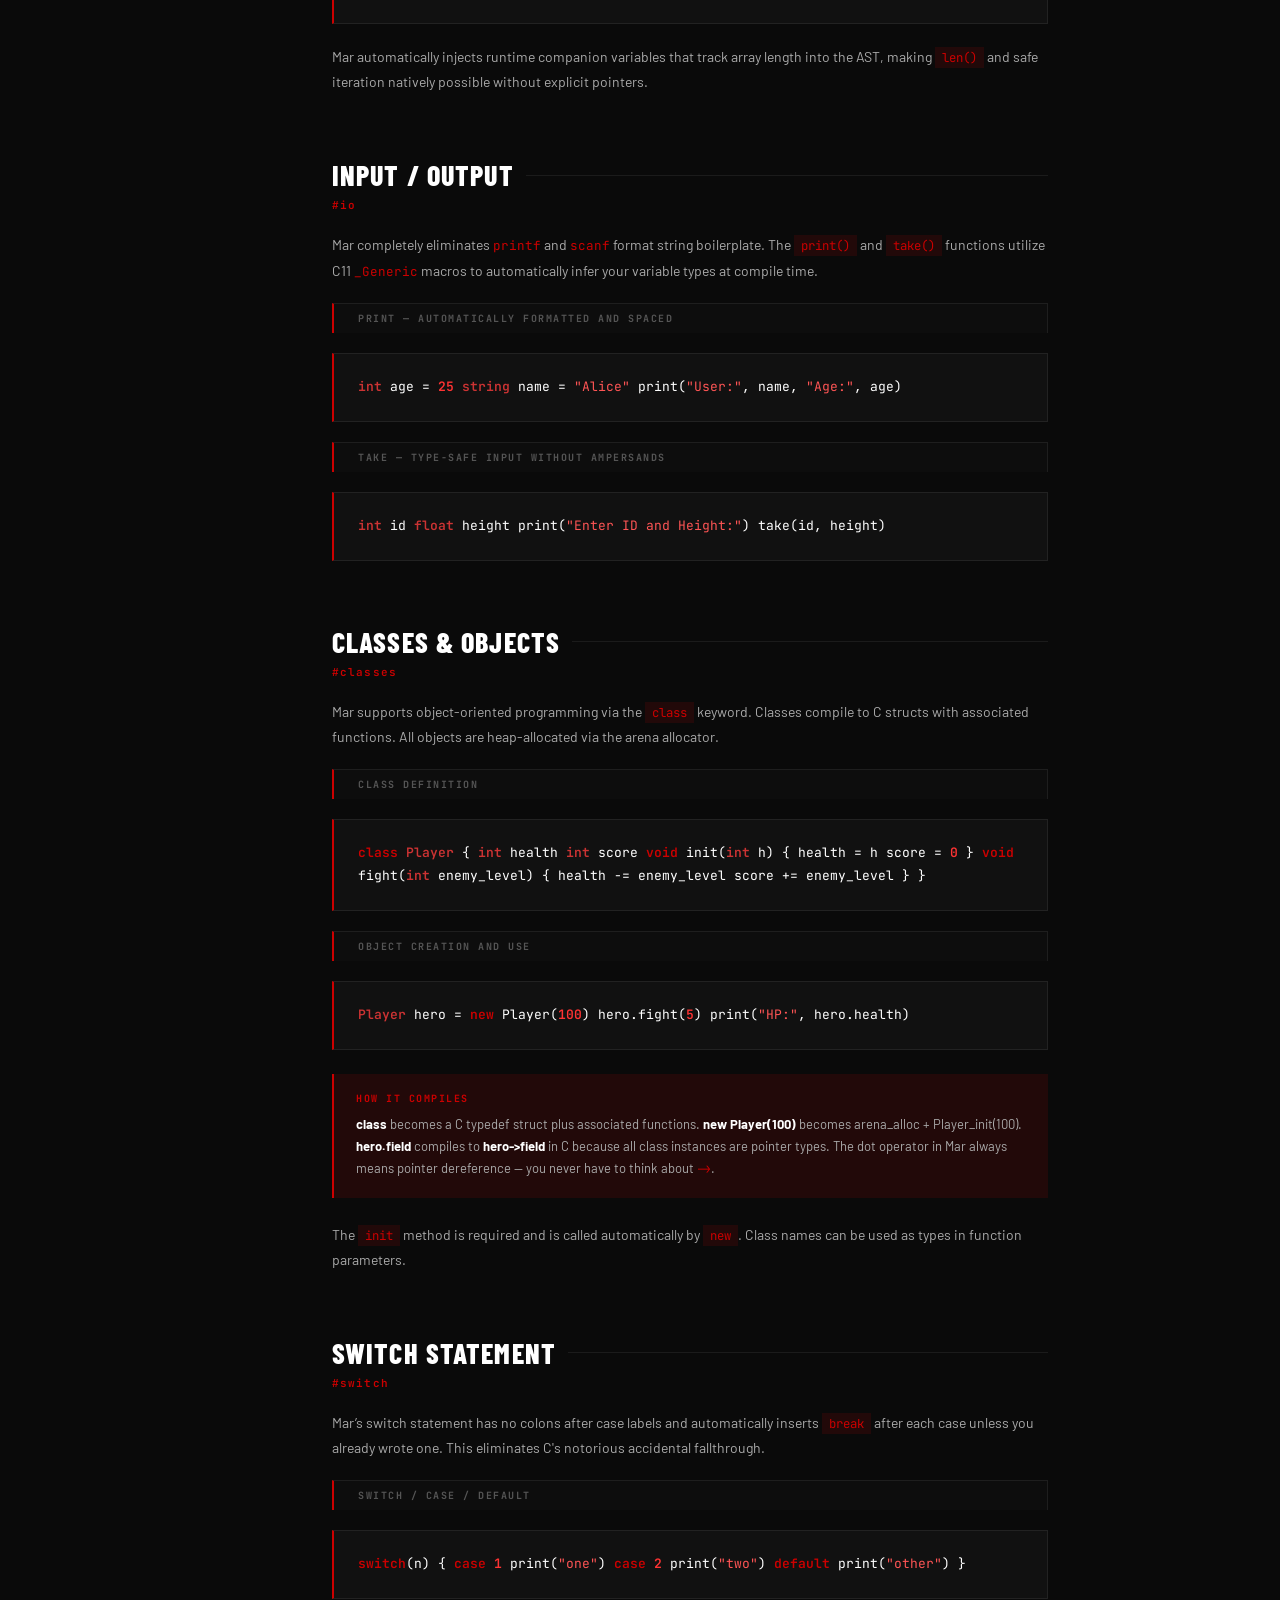
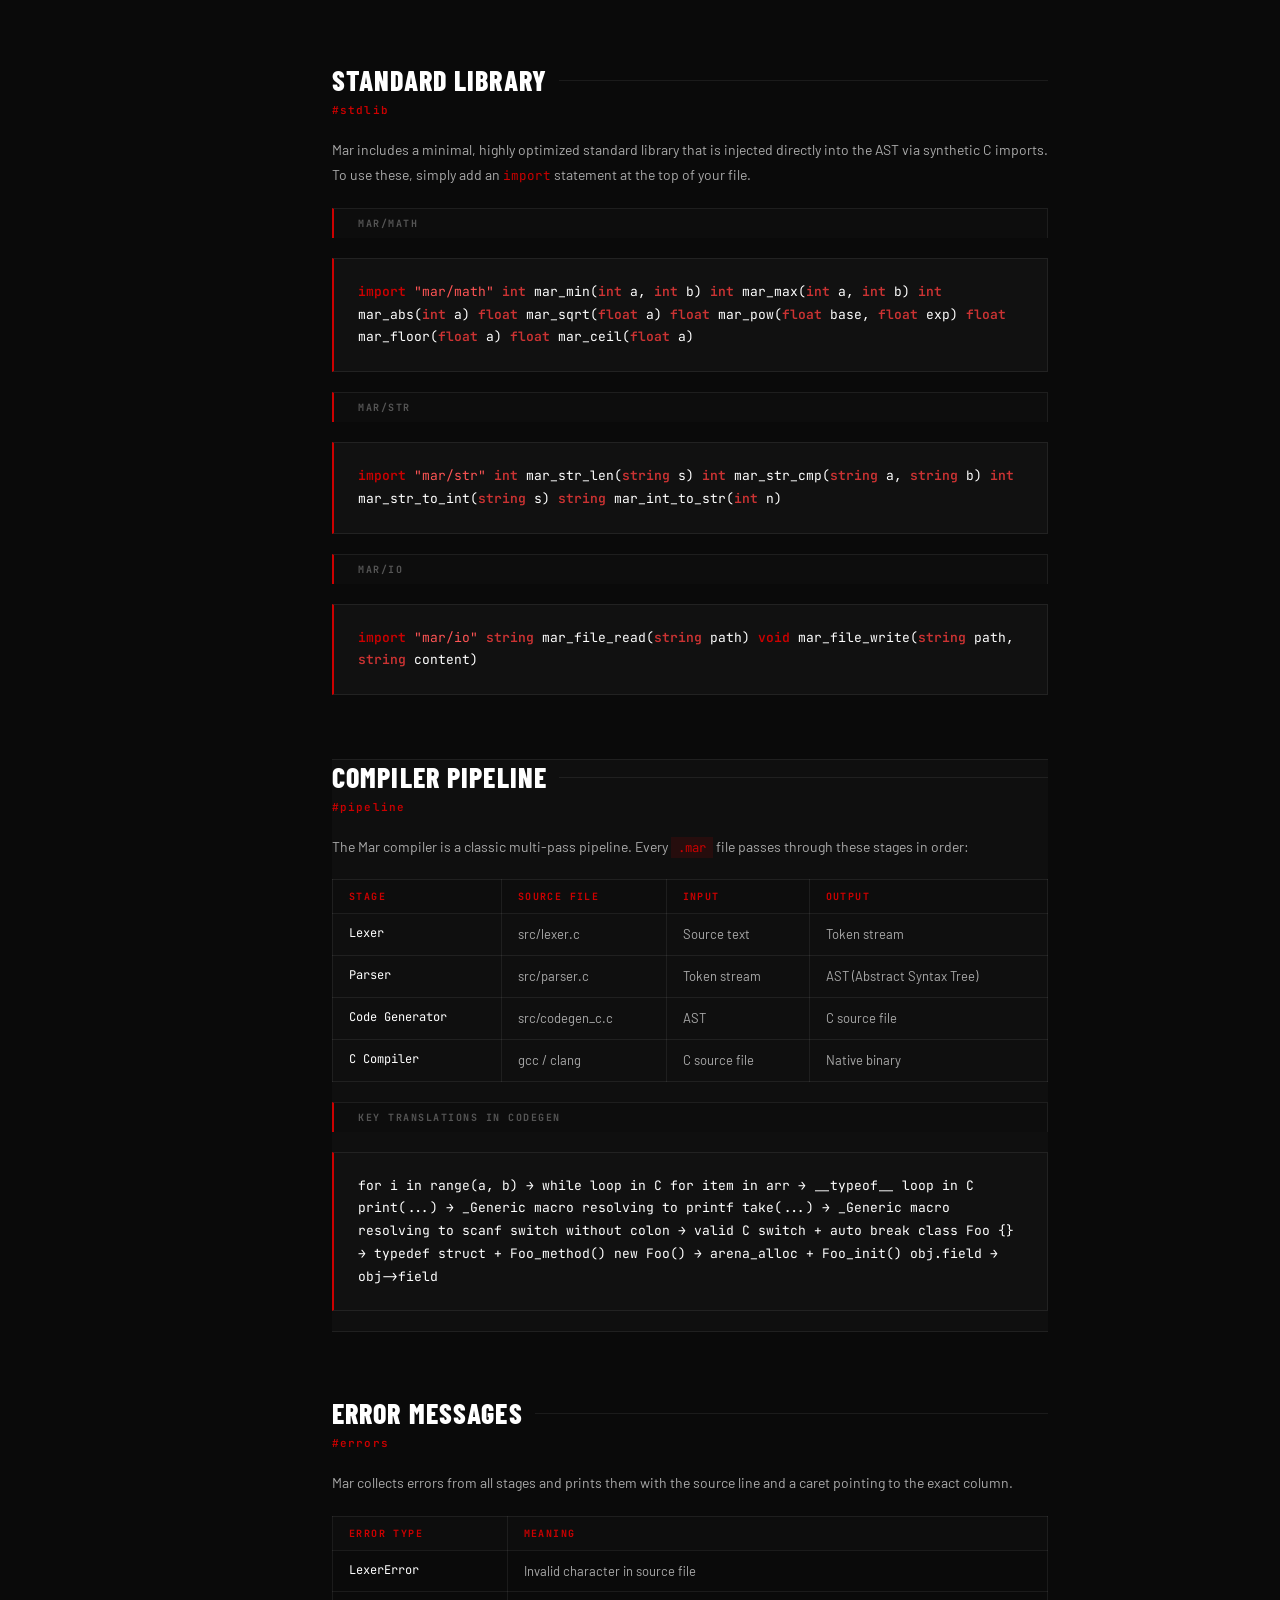
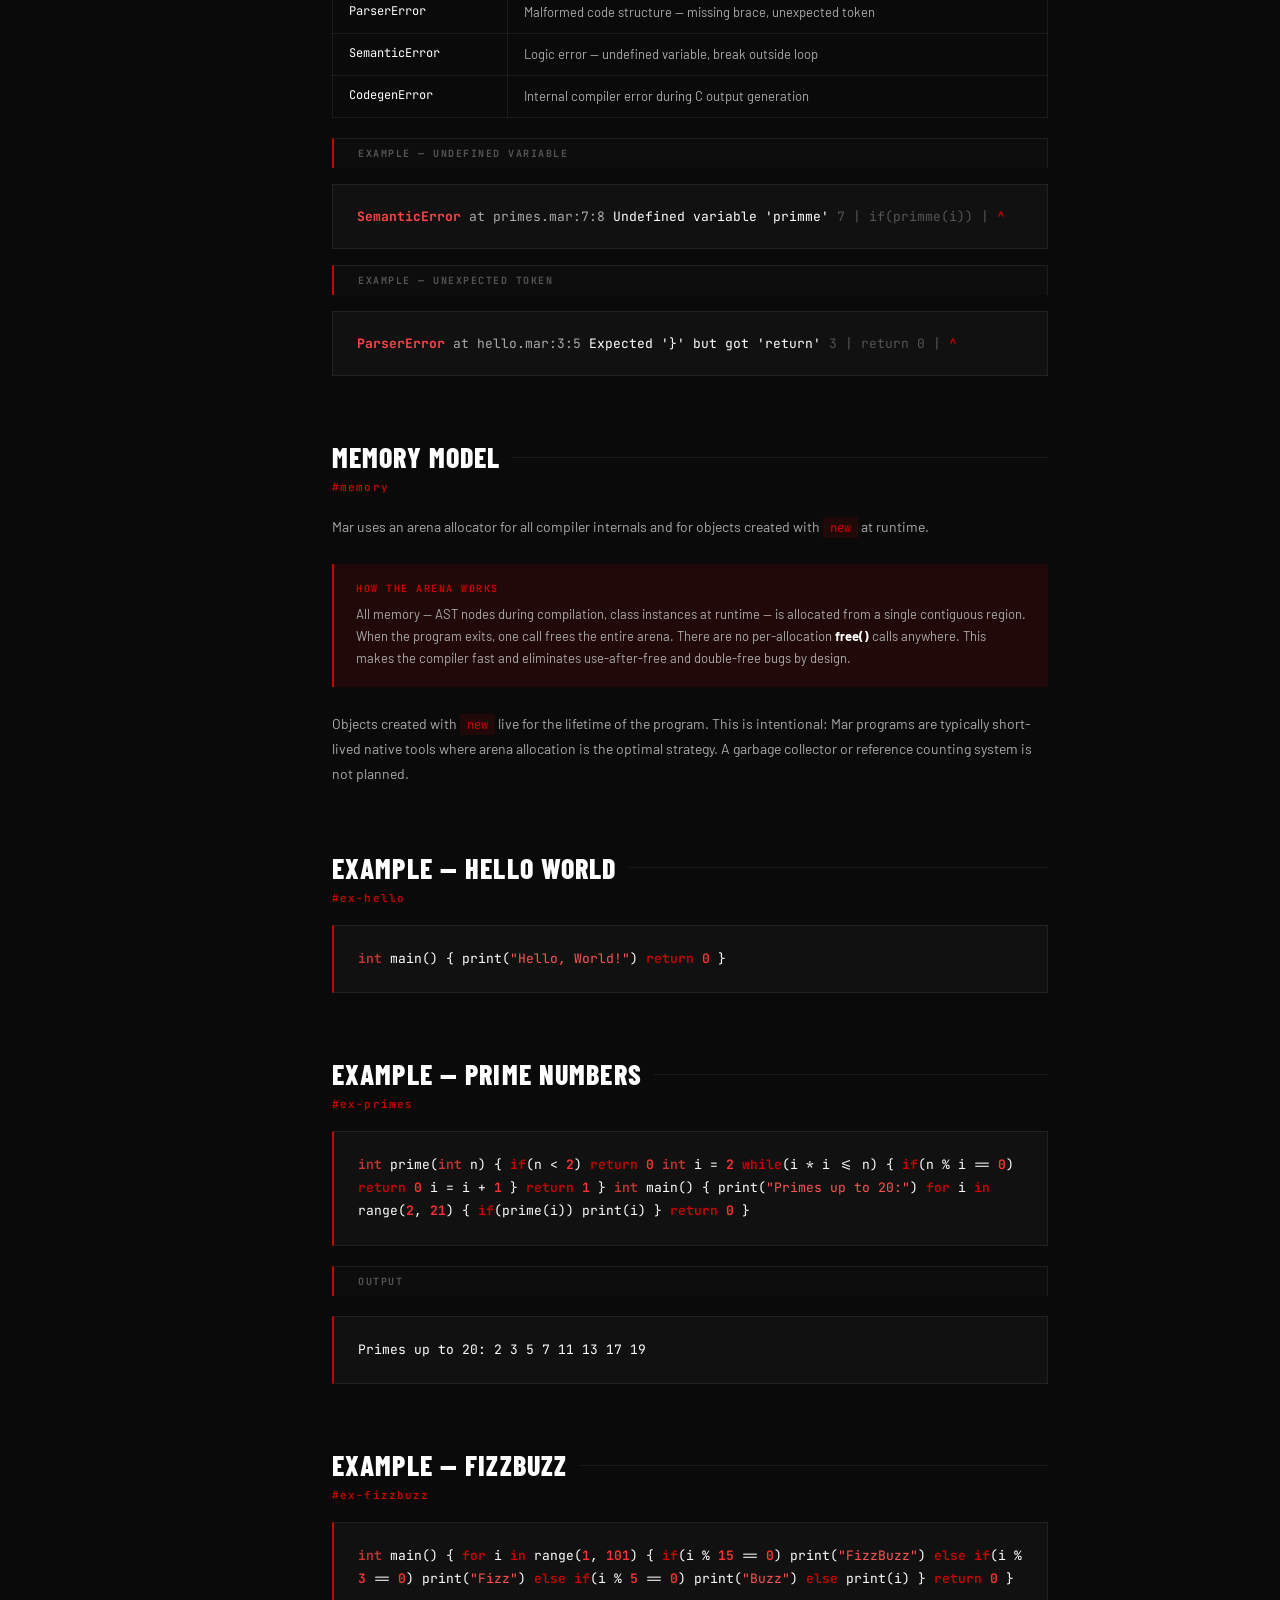
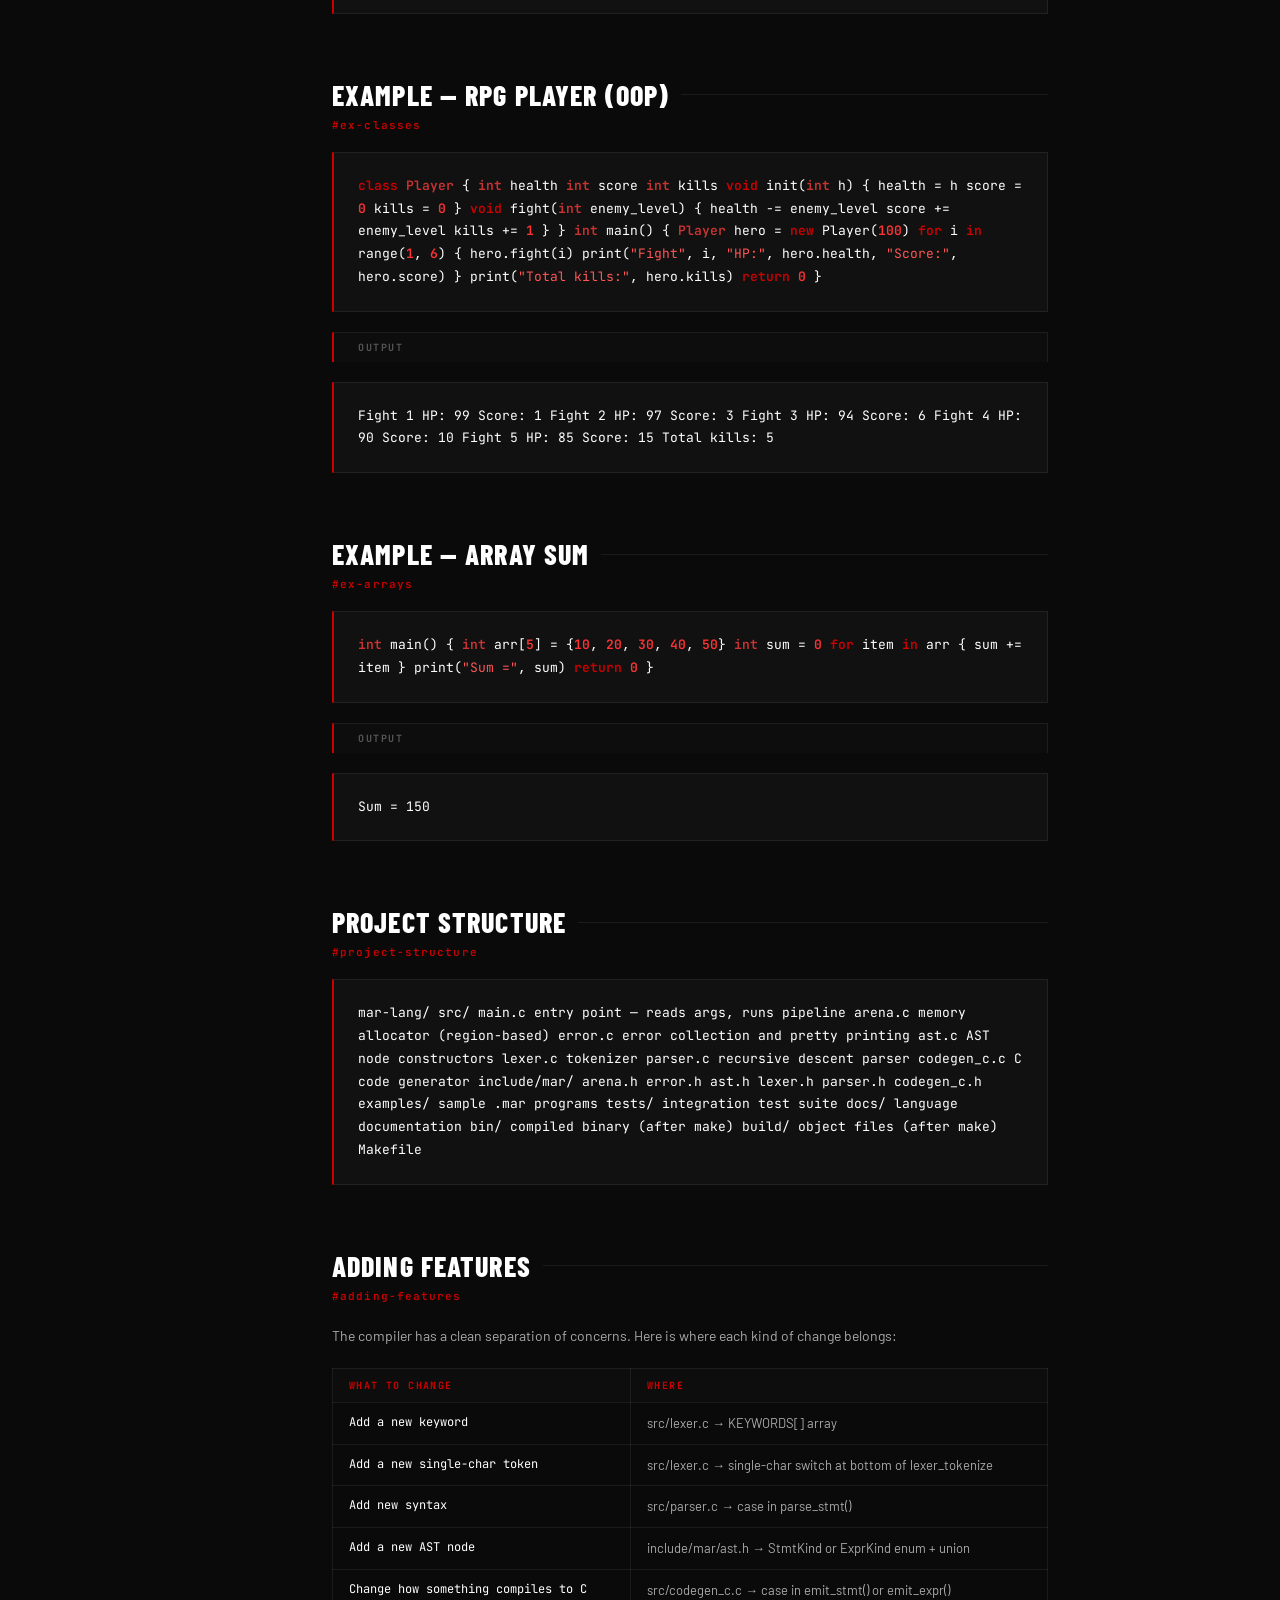
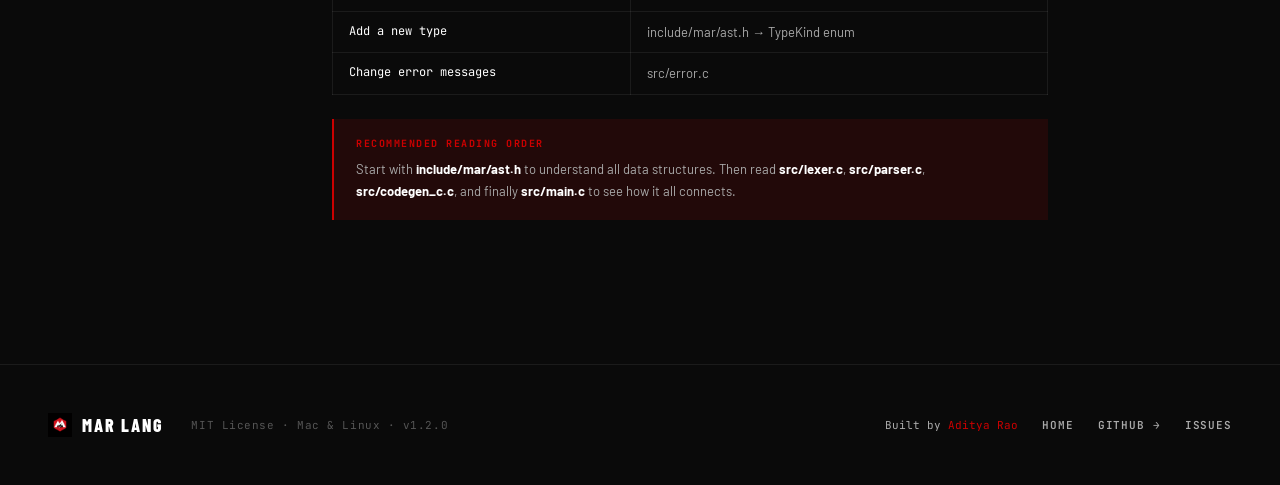
<file: docs.html>
<!DOCTYPE html>
<html lang="en">
<head>
  <meta charset="UTF-8">
  <meta name="viewport" content="width=device-width, initial-scale=1.0">
  <meta name="description" content="Mar Language documentation — syntax reference, features, examples, and compiler internals.">
  <title>Docs &mdash; Mar Lang</title>
  <link rel="preconnect" href="https://fonts.googleapis.com">
  <link href="https://fonts.googleapis.com/css2?family=JetBrains+Mono:wght@300;400;500;600;700&family=Barlow+Condensed:wght@400;600;700;800;900&family=Barlow:wght@300;400;500;600&display=swap" rel="stylesheet">
  <link rel="stylesheet" href="styles.css">
</head>
<body>

<nav>
  <a href="index.html" class="nav-logo">
    <img src="logo.png" alt="Mar Logo">
    <span class="nav-logo-text">MAR</span>
  </a>
  <ul class="nav-links">
    <li><a href="index.html#showcase">Syntax</a></li>
    <li><a href="index.html#features">Features</a></li>
    <li><a href="index.html#pipeline">How It Works</a></li>
    <li><a href="index.html#install">Install</a></li>
    <li><a href="docs.html" style="color:#ffffff">Docs</a></li>
    <li><a href="https://github.com/MAdityaRao/mar-lang" class="nav-github">GitHub &rarr;</a></li>
  </ul>
</nav>

<div class="docs-layout">

  <aside class="docs-sidebar">

    <div class="sidebar-section">
      <div class="sidebar-section-label">Getting Started</div>
      <a href="#introduction"  class="sidebar-link active">Introduction</a>
      <a href="#installation"  class="sidebar-link">Installation</a>
      <a href="#quickstart"    class="sidebar-link">Quick Start</a>
      <a href="#usage"         class="sidebar-link">Usage &amp; Flags</a>
    </div>

    <div class="sidebar-section">
      <div class="sidebar-section-label">Language Reference</div>
      <a href="#types"         class="sidebar-link">Types</a>
      <a href="#variables"     class="sidebar-link">Variables</a>
      <a href="#casting"       class="sidebar-link">Type Casting</a>
      <a href="#functions"     class="sidebar-link">Functions</a>
      <a href="#control-flow"  class="sidebar-link">Control Flow</a>
      <a href="#loops"         class="sidebar-link">Loops</a>
      <a href="#arrays"        class="sidebar-link">Arrays</a>
      <a href="#io"            class="sidebar-link">Input / Output</a>
      <a href="#classes"       class="sidebar-link">Classes &amp; Objects</a>
      <a href="#switch"        class="sidebar-link">Switch Statement</a>
      <a href="#stdlib"        class="sidebar-link">Standard Library</a>
    </div>

    <div class="sidebar-section">
      <div class="sidebar-section-label">Compiler</div>
      <a href="#pipeline"      class="sidebar-link">Compiler Pipeline</a>
      <a href="#errors"        class="sidebar-link">Error Messages</a>
      <a href="#memory"        class="sidebar-link">Memory Model</a>
    </div>

    <div class="sidebar-section">
      <div class="sidebar-section-label">Examples</div>
      <a href="#ex-hello"      class="sidebar-link">Hello World</a>
      <a href="#ex-primes"     class="sidebar-link">Prime Numbers</a>
      <a href="#ex-fizzbuzz"   class="sidebar-link">FizzBuzz</a>
      <a href="#ex-classes"    class="sidebar-link">RPG Player (OOP)</a>
      <a href="#ex-arrays"     class="sidebar-link">Array Sum</a>
    </div>

    <div class="sidebar-section">
      <div class="sidebar-section-label">Contributing</div>
      <a href="#project-structure" class="sidebar-link">Project Structure</a>
      <a href="#adding-features"   class="sidebar-link">Adding Features</a>
    </div>

  </aside>

  <main class="docs-content">

    <div class="docs-breadcrumb">
      <a href="index.html">Mar Lang</a>
      <span class="sep">/</span>
      Documentation
    </div>

    <h1 class="docs-page-title"><span class="accent">Mar</span><br>Language Docs</h1>
    <p class="docs-lead">Complete reference for the Mar programming language &mdash; syntax, types, classes, the compiler pipeline, and everything in between.</p>

    <div class="doc-section" id="introduction">
      <h2 class="doc-section-title">Introduction</h2>
      <span class="doc-section-anchor">#introduction</span>

      <p class="doc-text">
        Mar is a compiled, statically-typed programming language written in C.
        You write clean <span class="ic">.mar</span> files and run them with a single command.
        Behind the scenes, Mar translates your code to C and invokes <span class="ic">gcc</span> or <span class="ic">clang</span> automatically.
      </p>

      <p class="doc-text">
        <strong>The result:</strong> Fast native programs with a syntax that does not get in your way.
      </p>

      <div class="doc-callout">
        <div class="doc-callout-label">Design Philosophy</div>
        <p>Semicolons are noise. Formatting I/O strings is boilerplate. Manual gcc invocations are friction. Mar eliminates all three without sacrificing performance. The compiler translates to idiomatic C, so you inherit every optimization GCC and Clang provide &mdash; for free.</p>
      </div>
    </div>

    <div class="doc-section" id="installation">
      <h2 class="doc-section-title">Installation</h2>
      <span class="doc-section-anchor">#installation</span>

      <p class="doc-text">Mar requires a C compiler and build tools on your system. The installer handles everything else.</p>

      <table class="doc-table">
        <thead>
          <tr>
            <th>Tool</th>
            <th>Purpose</th>
            <th>Install</th>
          </tr>
        </thead>
        <tbody>
          <tr>
            <td>gcc or clang</td>
            <td>Compiles the generated C code</td>
            <td>Included with Xcode / build-essential</td>
          </tr>
          <tr>
            <td>make</td>
            <td>Builds the Mar compiler from source</td>
            <td>Included with Xcode / build-essential</td>
          </tr>
          <tr>
            <td>git</td>
            <td>Clones the repository</td>
            <td>brew install git / apt install git</td>
          </tr>
        </tbody>
      </table>

      <div class="doc-code-label">macOS &amp; Linux &mdash; one-liner</div>
      <div class="doc-code">curl -sSL https://raw.githubusercontent.com/MAdityaRao/mar-lang/main/install.sh | bash</div>

      <div class="doc-code-label">macOS &mdash; prerequisites (Xcode tools)</div>
      <div class="doc-code">xcode-select --install</div>

      <div class="doc-code-label">Linux (Ubuntu / Debian) &mdash; prerequisites</div>
      <div class="doc-code">sudo apt update &amp;&amp; sudo apt install gcc make git</div>

      <div class="doc-code-label">Build from source</div>
      <div class="doc-code">git clone https://github.com/MAdityaRao/mar-lang.git
cd mar-lang
make
sudo cp bin/mar /usr/local/bin/mar</div>

      <div class="doc-code-label">Verify installation</div>
      <div class="doc-code">mar --help</div>
    </div>

    <div class="doc-section" id="quickstart">
      <h2 class="doc-section-title">Quick Start</h2>
      <span class="doc-section-anchor">#quickstart</span>

      <p class="doc-text">Create a file called <span class="ic">hello.mar</span> with the following content:</p>

      <div class="doc-code-label">hello.mar</div>
      <div class="doc-code"><span class="m-type">int</span> <span class="m-fn">main</span>()
{
    <span class="m-fn">print</span>(<span class="m-str">"Hello, World!"</span>)
    <span class="m-kw">return</span> <span class="m-num">0</span>
}</div>

      <p class="doc-text">Run it:</p>
      <div class="doc-code">mar run hello.mar</div>
      <div class="doc-code-label">output</div>
      <div class="doc-code">Hello, World!</div>

      <p class="doc-text">That is the entire workflow. No separate compile step, no intermediate files to manage, no manually invoking gcc.</p>
    </div>

    <div class="doc-section" id="usage">
      <h2 class="doc-section-title">Usage &amp; Flags</h2>
      <span class="doc-section-anchor">#usage</span>

      <p class="doc-text">Mar features a dual-mode build system to keep your directories clean.</p>

      <div class="doc-code-label">Synopsis</div>
      <div class="doc-code">mar run &lt;file.mar&gt;   <span class="m-cmt">// Scripting mode (leaves no files behind)</span>
mar &lt;file.mar&gt;       <span class="m-cmt">// Build mode (generates a native binary)</span></div>

      <table class="doc-table">
        <thead>
          <tr><th>Command / Flag</th><th>Description</th></tr>
        </thead>
        <tbody>
          <tr><td>mar run file.mar</td><td>Compiles in /tmp, executes, and instantly deletes the binary</td></tr>
          <tr><td>mar file.mar</td><td>Compiles to a native executable and cleans up the intermediate C file</td></tr>
          <tr><td>mar file.mar -o out.c</td><td>Emit generated C to a file for inspection</td></tr>
          <tr><td>mar --dump-ast</td><td>Print the parsed AST summary to the terminal</td></tr>
        </tbody>
      </table>
    </div>

    <div class="doc-section" id="types">
      <h2 class="doc-section-title">Types</h2>
      <span class="doc-section-anchor">#types</span>

      <p class="doc-text">Mar is statically typed. All variables must be declared with a type.</p>

      <table class="doc-table">
        <thead>
          <tr><th>Type</th><th>Description</th><th>Example</th></tr>
        </thead>
        <tbody>
          <tr><td>int</td><td>Signed integer (maps to int64_t)</td><td>int x = 42</td></tr>
          <tr><td>float</td><td>Floating-point number (double)</td><td>float pi = 3.14</td></tr>
          <tr><td>char</td><td>Single 8-bit character</td><td>char c = 'A'</td></tr>
          <tr><td>bool</td><td>Boolean &mdash; true or false</td><td>bool flag = true</td></tr>
          <tr><td>string</td><td>Immutable UTF-8 string pointer</td><td>string name = "Mar"</td></tr>
          <tr><td>int[N]</td><td>Fixed-size array</td><td>int arr[3] = {1, 2, 3}</td></tr>
          <tr><td>ClassName</td><td>User-defined class type (pointer)</td><td>Player p = new Player(100)</td></tr>
        </tbody>
      </table>
    </div>

    <div class="doc-section" id="variables">
      <h2 class="doc-section-title">Variables</h2>
      <span class="doc-section-anchor">#variables</span>

      <div class="doc-code-label">Single Declarations</div>
      <div class="doc-code"><span class="m-type">int</span> x = <span class="m-num">5</span>
<span class="m-type">float</span> ratio = <span class="m-num">3.14</span>
<span class="m-type">string</span> greeting = <span class="m-str">"Hello"</span>
<span class="m-type">bool</span> active = <span class="m-kw">true</span></div>

      <div class="doc-code-label">Multi-Variable Declarations</div>
      <div class="doc-code"><span class="m-type">int</span> a, b = <span class="m-num">5</span>, c
<span class="m-type">float</span> width = <span class="m-num">10.5</span>, height = <span class="m-num">20.0</span>, depth</div>

      <div class="doc-code-label">Reassignment</div>
      <div class="doc-code">x = <span class="m-num">10</span>
x += <span class="m-num">3</span>
x -= <span class="m-num">1</span>
x *= <span class="m-num">2</span></div>
    </div>

    <div class="doc-section" id="casting">
      <h2 class="doc-section-title">Type Casting</h2>
      <span class="doc-section-anchor">#casting</span>

      <p class="doc-text">
        Mar avoids implicit type coercion to prevent silent bugs. However, casting between primitive types is completely frictionless using a functional-call syntax.
      </p>

      <div class="doc-code-label">Casting primitives</div>
      <div class="doc-code"><span class="m-type">int</span> val = <span class="m-num">65</span>

<span class="m-cmt">// Cast integer to character</span>
<span class="m-type">char</span> c = <span class="m-type">char</span>(val)    <span class="m-cmt">// 'A'</span>

<span class="m-cmt">// Cast character to integer</span>
<span class="m-type">int</span> ascii = <span class="m-type">int</span>(c)    <span class="m-cmt">// 65</span>

<span class="m-cmt">// Cast integer to float</span>
<span class="m-type">float</span> f = <span class="m-type">float</span>(val)  <span class="m-cmt">// 65.000000</span></div>
    </div>

    <div class="doc-section" id="functions">
      <h2 class="doc-section-title">Functions</h2>
      <span class="doc-section-anchor">#functions</span>

      <p class="doc-text">Functions are declared with a return type, name, parameter list, and a block body. The <span class="ic">main</span> function is the entry point.</p>

      <div class="doc-code-label">Function declaration</div>
      <div class="doc-code"><span class="m-type">int</span> <span class="m-fn">add</span>(<span class="m-type">int</span> a, <span class="m-type">int</span> b)
{
    <span class="m-kw">return</span> a + b
}

<span class="m-type">int</span> <span class="m-fn">main</span>()
{
    <span class="m-type">int</span> result = <span class="m-fn">add</span>(<span class="m-num">3</span>, <span class="m-num">4</span>)
    <span class="m-fn">print</span>(<span class="m-str">"Result:"</span>, result)
    <span class="m-kw">return</span> <span class="m-num">0</span>
}</div>

      <div class="doc-code-label">Multiple Return Values</div>
      <div class="doc-code"><span class="m-type">int</span>, <span class="m-type">int</span> <span class="m-fn">swap</span>(<span class="m-type">int</span> a, <span class="m-type">int</span> b)
{
    <span class="m-kw">return</span> b, a
}

<span class="m-type">int</span> <span class="m-fn">main</span>()
{
    <span class="m-type">int</span> x, <span class="m-type">int</span> y = <span class="m-fn">swap</span>(<span class="m-num">1</span>, <span class="m-num">2</span>)
    <span class="m-fn">print</span>(x, y)
    <span class="m-kw">return</span> <span class="m-num">0</span>
}</div>

      <p class="doc-text">
        Functions can be called before they are defined (no forward declarations needed).
        Multiple returns are natively handled via tuple-struct lowering in the C backend.
      </p>
    </div>

    <div class="doc-section" id="control-flow">
      <h2 class="doc-section-title">Control Flow</h2>
      <span class="doc-section-anchor">#control-flow</span>

      <div class="doc-code-label">if / else if / else</div>
      <div class="doc-code"><span class="m-kw">if</span>(x &gt; <span class="m-num">0</span>)
{
    <span class="m-fn">print</span>(<span class="m-str">"positive"</span>)
}
<span class="m-kw">else if</span>(x &lt; <span class="m-num">0</span>)
{
    <span class="m-fn">print</span>(<span class="m-str">"negative"</span>)
}
<span class="m-kw">else</span>
{
    <span class="m-fn">print</span>(<span class="m-str">"zero"</span>)
}</div>

      <p class="doc-text">Braces are optional for single-statement bodies:</p>

      <div class="doc-code"><span class="m-kw">if</span>(x &gt; <span class="m-num">0</span>)
    <span class="m-fn">print</span>(<span class="m-str">"positive"</span>)</div>
    </div>

    <div class="doc-section" id="loops">
      <h2 class="doc-section-title">Loops</h2>
      <span class="doc-section-anchor">#loops</span>

      <div class="doc-code-label">while loop</div>
      <div class="doc-code"><span class="m-type">int</span> i = <span class="m-num">0</span>
<span class="m-kw">while</span>(i &lt; <span class="m-num">10</span>)
{
    <span class="m-fn">print</span>(i)
    i += <span class="m-num">1</span>
}</div>

      <div class="doc-code-label">for-range loop</div>
      <div class="doc-code"><span class="m-kw">for</span> i <span class="m-kw">in</span> <span class="m-fn">range</span>(<span class="m-num">0</span>, <span class="m-num">10</span>)
{
    <span class="m-fn">print</span>(i)
}</div>

      <p class="doc-text">
        <span class="ic">range(a, b)</span> iterates from <span class="ic">a</span> inclusive to <span class="ic">b</span> exclusive.
        The loop variable <span class="ic">i</span> is automatically declared as <span class="ic">int</span>.
        Under the hood it compiles to a C while loop for maximum performance.
      </p>
    </div>

    <div class="doc-section" id="arrays">
      <h2 class="doc-section-title">Arrays</h2>
      <span class="doc-section-anchor">#arrays</span>

      <div class="doc-code-label">Declaration with initializer</div>
      <div class="doc-code"><span class="m-type">int</span> arr[<span class="m-num">5</span>] = {<span class="m-num">1</span>, <span class="m-num">2</span>, <span class="m-num">3</span>, <span class="m-num">4</span>, <span class="m-num">5</span>}</div>

      <div class="doc-code-label">Iterating an array (auto-infers type)</div>
      <div class="doc-code"><span class="m-kw">for</span> item <span class="m-kw">in</span> arr
{
    <span class="m-fn">print</span>(item)
}</div>

      <div class="doc-code-label">Fetching Length Natively</div>
      <div class="doc-code"><span class="m-type">int</span> count = <span class="m-fn">len</span>(arr)</div>

      <p class="doc-text">Mar automatically injects runtime companion variables that track array length into the AST, making <span class="ic">len()</span> and safe iteration natively possible without explicit pointers.</p>
    </div>

    <div class="doc-section" id="io">
      <h2 class="doc-section-title">Input / Output</h2>
      <span class="doc-section-anchor">#io</span>

      <p class="doc-text">Mar completely eliminates <code>printf</code> and <code>scanf</code> format string boilerplate. The <span class="ic">print()</span> and <span class="ic">take()</span> functions utilize C11 <code>_Generic</code> macros to automatically infer your variable types at compile time.</p>

      <div class="doc-code-label">print &mdash; automatically formatted and spaced</div>
      <div class="doc-code"><span class="m-type">int</span> age = <span class="m-num">25</span>
<span class="m-type">string</span> name = <span class="m-str">"Alice"</span>
<span class="m-fn">print</span>(<span class="m-str">"User:"</span>, name, <span class="m-str">"Age:"</span>, age)</div>

      <div class="doc-code-label">take &mdash; type-safe input without ampersands</div>
      <div class="doc-code"><span class="m-type">int</span> id
<span class="m-type">float</span> height
<span class="m-fn">print</span>(<span class="m-str">"Enter ID and Height:"</span>)
<span class="m-fn">take</span>(id, height)</div>
    </div>

    <div class="doc-section" id="classes">
      <h2 class="doc-section-title">Classes &amp; Objects</h2>
      <span class="doc-section-anchor">#classes</span>

      <p class="doc-text">
        Mar supports object-oriented programming via the <span class="ic">class</span> keyword.
        Classes compile to C structs with associated functions.
        All objects are heap-allocated via the arena allocator.
      </p>

      <div class="doc-code-label">Class definition</div>
      <div class="doc-code"><span class="m-kw">class</span> <span class="m-type">Player</span> {
    <span class="m-type">int</span> health
    <span class="m-type">int</span> score

    <span class="m-kw">void</span> <span class="m-fn">init</span>(<span class="m-type">int</span> h) {
        health = h
        score  = <span class="m-num">0</span>
    }

    <span class="m-kw">void</span> <span class="m-fn">fight</span>(<span class="m-type">int</span> enemy_level) {
        health -= enemy_level
        score  += enemy_level
    }
}</div>

      <div class="doc-code-label">Object creation and use</div>
      <div class="doc-code"><span class="m-type">Player</span> hero = <span class="m-kw">new</span> <span class="m-fn">Player</span>(<span class="m-num">100</span>)

hero.<span class="m-fn">fight</span>(<span class="m-num">5</span>)
<span class="m-fn">print</span>(<span class="m-str">"HP:"</span>, hero.health)</div>

      <div class="doc-callout">
        <div class="doc-callout-label">How it compiles</div>
        <p>
          <strong>class</strong> becomes a C typedef struct plus associated functions.
          <strong>new Player(100)</strong> becomes arena_alloc + Player_init(100).
          <strong>hero.field</strong> compiles to <strong>hero-&gt;field</strong> in C because all class
          instances are pointer types. The dot operator in Mar always means pointer dereference &mdash;
          you never have to think about <code>-&gt;</code>.
        </p>
      </div>

      <p class="doc-text">
        The <span class="ic">init</span> method is required and is called automatically by <span class="ic">new</span>.
        Class names can be used as types in function parameters.
      </p>
    </div>

    <div class="doc-section" id="switch">
      <h2 class="doc-section-title">Switch Statement</h2>
      <span class="doc-section-anchor">#switch</span>

      <p class="doc-text">
        Mar&rsquo;s switch statement has no colons after case labels and automatically
        inserts <span class="ic">break</span> after each case unless you already wrote one.
        This eliminates C's notorious accidental fallthrough.
      </p>

      <div class="doc-code-label">switch / case / default</div>
      <div class="doc-code"><span class="m-kw">switch</span>(n)
{
    <span class="m-kw">case</span> <span class="m-num">1</span>
        <span class="m-fn">print</span>(<span class="m-str">"one"</span>)
    <span class="m-kw">case</span> <span class="m-num">2</span>
        <span class="m-fn">print</span>(<span class="m-str">"two"</span>)
    <span class="m-kw">default</span>
        <span class="m-fn">print</span>(<span class="m-str">"other"</span>)
}</div>
    </div>

    <div class="doc-section" id="stdlib">
      <h2 class="doc-section-title">Standard Library</h2>
      <span class="doc-section-anchor">#stdlib</span>

      <p class="doc-text">
        Mar includes a minimal, highly optimized standard library that is injected directly into the AST via synthetic C imports. To use these, simply add an <code>import</code> statement at the top of your file.
      </p>

      <div class="doc-code-label">mar/math</div>
      <div class="doc-code"><span class="m-kw">import</span> <span class="m-str">"mar/math"</span>

<span class="m-type">int</span> <span class="m-fn">mar_min</span>(<span class="m-type">int</span> a, <span class="m-type">int</span> b)
<span class="m-type">int</span> <span class="m-fn">mar_max</span>(<span class="m-type">int</span> a, <span class="m-type">int</span> b)
<span class="m-type">int</span> <span class="m-fn">mar_abs</span>(<span class="m-type">int</span> a)
<span class="m-type">float</span> <span class="m-fn">mar_sqrt</span>(<span class="m-type">float</span> a)
<span class="m-type">float</span> <span class="m-fn">mar_pow</span>(<span class="m-type">float</span> base, <span class="m-type">float</span> exp)
<span class="m-type">float</span> <span class="m-fn">mar_floor</span>(<span class="m-type">float</span> a)
<span class="m-type">float</span> <span class="m-fn">mar_ceil</span>(<span class="m-type">float</span> a)</div>

      <div class="doc-code-label">mar/str</div>
      <div class="doc-code"><span class="m-kw">import</span> <span class="m-str">"mar/str"</span>

<span class="m-type">int</span> <span class="m-fn">mar_str_len</span>(<span class="m-type">string</span> s)
<span class="m-type">int</span> <span class="m-fn">mar_str_cmp</span>(<span class="m-type">string</span> a, <span class="m-type">string</span> b)
<span class="m-type">int</span> <span class="m-fn">mar_str_to_int</span>(<span class="m-type">string</span> s)
<span class="m-type">string</span> <span class="m-fn">mar_int_to_str</span>(<span class="m-type">int</span> n)</div>

      <div class="doc-code-label">mar/io</div>
      <div class="doc-code"><span class="m-kw">import</span> <span class="m-str">"mar/io"</span>

<span class="m-type">string</span> <span class="m-fn">mar_file_read</span>(<span class="m-type">string</span> path)
<span class="m-kw">void</span> <span class="m-fn">mar_file_write</span>(<span class="m-type">string</span> path, <span class="m-type">string</span> content)</div>
    </div>


    <div class="doc-section" id="pipeline">
      <h2 class="doc-section-title">Compiler Pipeline</h2>
      <span class="doc-section-anchor">#pipeline</span>

      <p class="doc-text">The Mar compiler is a classic multi-pass pipeline. Every <span class="ic">.mar</span> file passes through these stages in order:</p>

      <table class="doc-table">
        <thead>
          <tr><th>Stage</th><th>Source File</th><th>Input</th><th>Output</th></tr>
        </thead>
        <tbody>
          <tr>
            <td>Lexer</td>
            <td>src/lexer.c</td>
            <td>Source text</td>
            <td>Token stream</td>
          </tr>
          <tr>
            <td>Parser</td>
            <td>src/parser.c</td>
            <td>Token stream</td>
            <td>AST (Abstract Syntax Tree)</td>
          </tr>
          <tr>
            <td>Code Generator</td>
            <td>src/codegen_c.c</td>
            <td>AST</td>
            <td>C source file</td>
          </tr>
          <tr>
            <td>C Compiler</td>
            <td>gcc / clang</td>
            <td>C source file</td>
            <td>Native binary</td>
          </tr>
        </tbody>
      </table>

      <div class="doc-code-label">Key translations in codegen</div>
      <div class="doc-code">for i in range(a, b)  &rarr;  while loop in C
for item in arr      &rarr;  __typeof__ loop in C
print(...)           &rarr;  _Generic macro resolving to printf
take(...)            &rarr;  _Generic macro resolving to scanf
switch without colon &rarr;  valid C switch + auto break
class Foo {}         &rarr;  typedef struct + Foo_method()
new Foo()            &rarr;  arena_alloc + Foo_init()
obj.field            &rarr;  obj-&gt;field</div>
    </div>

    <div class="doc-section" id="errors">
      <h2 class="doc-section-title">Error Messages</h2>
      <span class="doc-section-anchor">#errors</span>

      <p class="doc-text">Mar collects errors from all stages and prints them with the source line and a caret pointing to the exact column.</p>

      <table class="doc-table">
        <thead>
          <tr><th>Error Type</th><th>Meaning</th></tr>
        </thead>
        <tbody>
          <tr><td>LexerError</td><td>Invalid character in source file</td></tr>
          <tr><td>ParserError</td><td>Malformed code structure &mdash; missing brace, unexpected token</td></tr>
          <tr><td>SemanticError</td><td>Logic error &mdash; undefined variable, break outside loop</td></tr>
          <tr><td>CodegenError</td><td>Internal compiler error during C output generation</td></tr>
        </tbody>
      </table>

      <div class="doc-code-label">Example &mdash; undefined variable</div>
      <div class="error-block"><span class="error-type">SemanticError</span> <span class="error-loc">at primes.mar:7:8</span>
  <span class="error-msg">Undefined variable 'primme'</span>

     <span class="error-src">7 |     if(primme(i))</span>
     <span class="error-src">  |        </span><span class="error-caret">^</span></div>

      <div class="doc-code-label">Example &mdash; unexpected token</div>
      <div class="error-block"><span class="error-type">ParserError</span> <span class="error-loc">at hello.mar:3:5</span>
  <span class="error-msg">Expected '}' but got 'return'</span>

     <span class="error-src">3 |     return 0</span>
     <span class="error-src">  |     </span><span class="error-caret">^</span></div>
    </div>

    <div class="doc-section" id="memory">
      <h2 class="doc-section-title">Memory Model</h2>
      <span class="doc-section-anchor">#memory</span>

      <p class="doc-text">
        Mar uses an arena allocator for all compiler internals and for objects created with <span class="ic">new</span> at runtime.
      </p>

      <div class="doc-callout">
        <div class="doc-callout-label">How the arena works</div>
        <p>
          All memory &mdash; AST nodes during compilation, class instances at runtime &mdash; is allocated from a single contiguous region.
          When the program exits, one call frees the entire arena.
          There are no per-allocation <strong>free()</strong> calls anywhere.
          This makes the compiler fast and eliminates use-after-free and double-free bugs by design.
        </p>
      </div>

      <p class="doc-text">
        Objects created with <span class="ic">new</span> live for the lifetime of the program.
        This is intentional: Mar programs are typically short-lived native tools where arena allocation is the optimal strategy.
        A garbage collector or reference counting system is not planned.
      </p>
    </div>

    <div class="doc-section" id="ex-hello">
      <h2 class="doc-section-title">Example &mdash; Hello World</h2>
      <span class="doc-section-anchor">#ex-hello</span>

      <div class="doc-code"><span class="m-type">int</span> <span class="m-fn">main</span>()
{
    <span class="m-fn">print</span>(<span class="m-str">"Hello, World!"</span>)
    <span class="m-kw">return</span> <span class="m-num">0</span>
}</div>
    </div>

    <div class="doc-section" id="ex-primes">
      <h2 class="doc-section-title">Example &mdash; Prime Numbers</h2>
      <span class="doc-section-anchor">#ex-primes</span>

      <div class="doc-code"><span class="m-type">int</span> <span class="m-fn">prime</span>(<span class="m-type">int</span> n)
{
    <span class="m-kw">if</span>(n &lt; <span class="m-num">2</span>)
        <span class="m-kw">return</span> <span class="m-num">0</span>
    <span class="m-type">int</span> i = <span class="m-num">2</span>
    <span class="m-kw">while</span>(i * i &lt;= n)
    {
        <span class="m-kw">if</span>(n % i == <span class="m-num">0</span>)
            <span class="m-kw">return</span> <span class="m-num">0</span>
        i = i + <span class="m-num">1</span>
    }
    <span class="m-kw">return</span> <span class="m-num">1</span>
}

<span class="m-type">int</span> <span class="m-fn">main</span>()
{
    <span class="m-fn">print</span>(<span class="m-str">"Primes up to 20:"</span>)
    <span class="m-kw">for</span> i <span class="m-kw">in</span> <span class="m-fn">range</span>(<span class="m-num">2</span>, <span class="m-num">21</span>)
    {
        <span class="m-kw">if</span>(<span class="m-fn">prime</span>(i))
            <span class="m-fn">print</span>(i)
    }
    <span class="m-kw">return</span> <span class="m-num">0</span>
}</div>

      <div class="doc-code-label">output</div>
      <div class="doc-code">Primes up to 20:
2 
3 
5 
7 
11 
13 
17 
19</div>
    </div>

    <div class="doc-section" id="ex-fizzbuzz">
      <h2 class="doc-section-title">Example &mdash; FizzBuzz</h2>
      <span class="doc-section-anchor">#ex-fizzbuzz</span>

      <div class="doc-code"><span class="m-type">int</span> <span class="m-fn">main</span>()
{
    <span class="m-kw">for</span> i <span class="m-kw">in</span> <span class="m-fn">range</span>(<span class="m-num">1</span>, <span class="m-num">101</span>)
    {
        <span class="m-kw">if</span>(i % <span class="m-num">15</span> == <span class="m-num">0</span>)
            <span class="m-fn">print</span>(<span class="m-str">"FizzBuzz"</span>)
        <span class="m-kw">else if</span>(i % <span class="m-num">3</span> == <span class="m-num">0</span>)
            <span class="m-fn">print</span>(<span class="m-str">"Fizz"</span>)
        <span class="m-kw">else if</span>(i % <span class="m-num">5</span> == <span class="m-num">0</span>)
            <span class="m-fn">print</span>(<span class="m-str">"Buzz"</span>)
        <span class="m-kw">else</span>
            <span class="m-fn">print</span>(i)
    }
    <span class="m-kw">return</span> <span class="m-num">0</span>
}</div>
    </div>

    <div class="doc-section" id="ex-classes">
      <h2 class="doc-section-title">Example &mdash; RPG Player (OOP)</h2>
      <span class="doc-section-anchor">#ex-classes</span>

      <div class="doc-code"><span class="m-kw">class</span> <span class="m-type">Player</span> {
    <span class="m-type">int</span> health
    <span class="m-type">int</span> score
    <span class="m-type">int</span> kills

    <span class="m-kw">void</span> <span class="m-fn">init</span>(<span class="m-type">int</span> h) {
        health = h
        score  = <span class="m-num">0</span>
        kills  = <span class="m-num">0</span>
    }

    <span class="m-kw">void</span> <span class="m-fn">fight</span>(<span class="m-type">int</span> enemy_level) {
        health -= enemy_level
        score  += enemy_level
        kills  += <span class="m-num">1</span>
    }
}

<span class="m-type">int</span> <span class="m-fn">main</span>()
{
    <span class="m-type">Player</span> hero = <span class="m-kw">new</span> <span class="m-fn">Player</span>(<span class="m-num">100</span>)

    <span class="m-kw">for</span> i <span class="m-kw">in</span> <span class="m-fn">range</span>(<span class="m-num">1</span>, <span class="m-num">6</span>)
    {
        hero.<span class="m-fn">fight</span>(i)
        <span class="m-fn">print</span>(<span class="m-str">"Fight"</span>, i, <span class="m-str">"HP:"</span>, hero.health, <span class="m-str">"Score:"</span>, hero.score)
    }

    <span class="m-fn">print</span>(<span class="m-str">"Total kills:"</span>, hero.kills)
    <span class="m-kw">return</span> <span class="m-num">0</span>
}</div>

      <div class="doc-code-label">output</div>
      <div class="doc-code">Fight 1 HP: 99 Score: 1
Fight 2 HP: 97 Score: 3
Fight 3 HP: 94 Score: 6
Fight 4 HP: 90 Score: 10
Fight 5 HP: 85 Score: 15
Total kills: 5</div>
    </div>

    <div class="doc-section" id="ex-arrays">
      <h2 class="doc-section-title">Example &mdash; Array Sum</h2>
      <span class="doc-section-anchor">#ex-arrays</span>

      <div class="doc-code"><span class="m-type">int</span> <span class="m-fn">main</span>()
{
    <span class="m-type">int</span> arr[<span class="m-num">5</span>] = {<span class="m-num">10</span>, <span class="m-num">20</span>, <span class="m-num">30</span>, <span class="m-num">40</span>, <span class="m-num">50</span>}
    <span class="m-type">int</span> sum = <span class="m-num">0</span>
    
    <span class="m-kw">for</span> item <span class="m-kw">in</span> arr
    {
        sum += item
    }
    
    <span class="m-fn">print</span>(<span class="m-str">"Sum ="</span>, sum)
    <span class="m-kw">return</span> <span class="m-num">0</span>
}</div>

      <div class="doc-code-label">output</div>
      <div class="doc-code">Sum = 150</div>
    </div>

    <div class="doc-section" id="project-structure">
      <h2 class="doc-section-title">Project Structure</h2>
      <span class="doc-section-anchor">#project-structure</span>

      <div class="doc-code">mar-lang/
 src/
   main.c         entry point &mdash; reads args, runs pipeline
   arena.c        memory allocator (region-based)
   error.c        error collection and pretty printing
   ast.c          AST node constructors
   lexer.c        tokenizer
   parser.c       recursive descent parser
   codegen_c.c    C code generator
 include/mar/
   arena.h
   error.h
   ast.h
   lexer.h
   parser.h
   codegen_c.h
 examples/        sample .mar programs
 tests/           integration test suite
 docs/            language documentation
 bin/             compiled binary (after make)
 build/           object files (after make)
 Makefile</div>
    </div>

    <div class="doc-section" id="adding-features">
      <h2 class="doc-section-title">Adding Features</h2>
      <span class="doc-section-anchor">#adding-features</span>

      <p class="doc-text">The compiler has a clean separation of concerns. Here is where each kind of change belongs:</p>

      <table class="doc-table">
        <thead>
          <tr><th>What to change</th><th>Where</th></tr>
        </thead>
        <tbody>
          <tr><td>Add a new keyword</td><td>src/lexer.c &rarr; KEYWORDS[] array</td></tr>
          <tr><td>Add a new single-char token</td><td>src/lexer.c &rarr; single-char switch at bottom of lexer_tokenize</td></tr>
          <tr><td>Add new syntax</td><td>src/parser.c &rarr; case in parse_stmt()</td></tr>
          <tr><td>Add a new AST node</td><td>include/mar/ast.h &rarr; StmtKind or ExprKind enum + union</td></tr>
          <tr><td>Change how something compiles to C</td><td>src/codegen_c.c &rarr; case in emit_stmt() or emit_expr()</td></tr>
          <tr><td>Add a new type</td><td>include/mar/ast.h &rarr; TypeKind enum</td></tr>
          <tr><td>Change error messages</td><td>src/error.c</td></tr>
        </tbody>
      </table>

      <div class="doc-callout">
        <div class="doc-callout-label">Recommended reading order</div>
        <p>
          Start with <strong>include/mar/ast.h</strong> to understand all data structures.
          Then read <strong>src/lexer.c</strong>, <strong>src/parser.c</strong>, <strong>src/codegen_c.c</strong>, and finally <strong>src/main.c</strong>
          to see how it all connects.
        </p>
      </div>
    </div>

  </main>
</div>

<footer>
  <div class="footer-left">
    <a href="index.html" class="footer-logo">
      <img src="logo.png" alt="Mar Logo">
      <span class="footer-logo-text">MAR LANG</span>
    </a>
    <span class="footer-meta">MIT License &middot; Mac &amp; Linux &middot; v1.2.0</span>
  </div>
  <div class="footer-right">
    <span class="footer-author">Built by <span>Aditya Rao</span></span>
    <a href="index.html" class="footer-link">Home</a>
    <a href="https://github.com/MAdityaRao/mar-lang" class="footer-link">GitHub &rarr;</a>
    <a href="https://github.com/MAdityaRao/mar-lang/issues" class="footer-link">Issues</a>
  </div>
</footer>

<script src="script.js"></script>
</body>
</html>
</file>
<file: styles.css>
/* ============================================================
   MAR LANG — styles.css
   Color palette: #0a0a0a | #CC0000 | #FFFFFF | #AAAAAA
   ============================================================ */

*, *::before, *::after {
  box-sizing: border-box;
  margin: 0;
  padding: 0;
}

:root {
  --bg:        #0a0a0a;
  --bg2:       #0f0f0f;
  --bg3:       #111111;
  --bg4:       #0d0d0d;
  --red:       #CC0000;
  --red-dim:   rgba(204, 0, 0, 0.12);
  --red-glow:  rgba(204, 0, 0, 0.25);
  --white:     #FFFFFF;
  --gray:      #AAAAAA;
  --gray-dim:  #555555;
  --border:    rgba(255, 255, 255, 0.07);
  --border-red: rgba(204, 0, 0, 0.25);

  --font-mono: 'JetBrains Mono', 'Fira Code', 'Consolas', monospace;
  --font-head: 'Barlow Condensed', 'Arial Narrow', sans-serif;
  --font-body: 'Barlow', 'Helvetica Neue', sans-serif;
}

html {
  scroll-behavior: smooth;
}

body {
  background: var(--bg);
  color: var(--white);
  font-family: var(--font-body);
  overflow-x: hidden;
  -webkit-font-smoothing: antialiased;
}

/* ── SCROLLBAR ─────────────────────────────────────────────── */
::-webkit-scrollbar       { width: 4px; }
::-webkit-scrollbar-track { background: var(--bg); }
::-webkit-scrollbar-thumb { background: var(--red); }

/* ── SELECTION ──────────────────────────────────────────────── */
::selection {
  background: var(--red);
  color: var(--white);
}

/* ── UTILITY ────────────────────────────────────────────────── */
.container {
  max-width: 1200px;
  margin: 0 auto;
  padding: 0 48px;
}

.section-label {
  font-family: var(--font-mono);
  font-size: 11px;
  font-weight: 600;
  letter-spacing: 0.25em;
  text-transform: uppercase;
  color: var(--red);
  margin-bottom: 14px;
}

.section-title {
  font-family: var(--font-head);
  font-size: clamp(38px, 5.5vw, 68px);
  font-weight: 900;
  text-transform: uppercase;
  line-height: 0.93;
  letter-spacing: 0.01em;
}

.section-desc {
  font-size: 15px;
  color: var(--gray);
  line-height: 1.7;
  max-width: 520px;
}

code {
  font-family: var(--font-mono);
  font-size: 0.9em;
  color: var(--red);
}

/* ── NAV ────────────────────────────────────────────────────── */
nav {
  position: fixed;
  top: 0; left: 0; right: 0;
  z-index: 100;
  display: flex;
  align-items: center;
  justify-content: space-between;
  padding: 0 48px;
  height: 60px;
  background: rgba(10, 10, 10, 0.92);
  backdrop-filter: blur(14px);
  -webkit-backdrop-filter: blur(14px);
  border-bottom: 1px solid var(--border);
}

.nav-logo {
  display: flex;
  align-items: center;
  gap: 10px;
  text-decoration: none;
}

.nav-logo img {
  width: 28px;
  height: 28px;
  object-fit: contain;
}

.nav-logo-text {
  font-family: var(--font-head);
  font-size: 22px;
  font-weight: 800;
  letter-spacing: 0.1em;
  color: var(--white);
}

.nav-links {
  display: flex;
  align-items: center;
  gap: 32px;
  list-style: none;
}

.nav-links a {
  font-family: var(--font-mono);
  font-size: 11px;
  font-weight: 500;
  letter-spacing: 0.08em;
  color: var(--gray);
  text-decoration: none;
  text-transform: uppercase;
  transition: color 0.2s;
}

.nav-links a:hover {
  color: var(--white);
}

.nav-github {
  font-family: var(--font-mono);
  font-size: 11px;
  font-weight: 600;
  letter-spacing: 0.08em;
  text-transform: uppercase;
  color: var(--red) !important;
  border: 1px solid var(--red);
  padding: 7px 16px;
  text-decoration: none;
  transition: background 0.2s, color 0.2s;
}

.nav-github:hover {
  background: var(--red);
  color: var(--white) !important;
}

/* ── HERO ───────────────────────────────────────────────────── */
#hero {
  min-height: 100vh;
  display: flex;
  flex-direction: column;
  align-items: center;
  justify-content: center;
  text-align: center;
  padding: 120px 24px 80px;
  position: relative;
  overflow: hidden;
}

.hero-grid {
  position: absolute;
  inset: 0;
  z-index: 0;
  background-image:
    linear-gradient(rgba(204, 0, 0, 0.04) 1px, transparent 1px),
    linear-gradient(90deg, rgba(204, 0, 0, 0.04) 1px, transparent 1px);
  background-size: 60px 60px;
  mask-image: radial-gradient(ellipse at center, black 15%, transparent 75%);
  -webkit-mask-image: radial-gradient(ellipse at center, black 15%, transparent 75%);
}

.hero-glow {
  position: absolute;
  width: 700px;
  height: 700px;
  border-radius: 50%;
  background: radial-gradient(circle, rgba(204, 0, 0, 0.07) 0%, transparent 65%);
  top: 50%;
  left: 50%;
  transform: translate(-50%, -60%);
  pointer-events: none;
  z-index: 0;
}

.hero-content {
  position: relative;
  z-index: 1;
}

.hero-logo-wrap {
  margin-bottom: 40px;
  animation: logoIn 0.9s cubic-bezier(0.16, 1, 0.3, 1) forwards;
  opacity: 0;
}

.hero-logo {
  width: 110px;
  height: 110px;
  object-fit: contain;
  filter: drop-shadow(0 0 36px rgba(204, 0, 0, 0.45));
}

.hero-badge {
  display: inline-block;
  font-family: var(--font-mono);
  font-size: 10px;
  font-weight: 600;
  letter-spacing: 0.22em;
  text-transform: uppercase;
  color: var(--red);
  border: 1px solid var(--border-red);
  padding: 5px 16px;
  margin-bottom: 28px;
  animation: fadeUp 0.6s 0.3s forwards;
  opacity: 0;
}

.hero-headline {
  font-family: var(--font-head);
  font-size: clamp(68px, 12vw, 148px);
  font-weight: 900;
  line-height: 0.88;
  letter-spacing: -0.01em;
  text-transform: uppercase;
  margin-bottom: 28px;
  animation: fadeUp 0.7s 0.4s forwards;
  opacity: 0;
}

.hero-headline .accent {
  color: var(--red);
}

.hero-sub {
  font-family: var(--font-mono);
  font-size: clamp(12px, 1.8vw, 15px);
  color: var(--gray);
  letter-spacing: 0.05em;
  margin-bottom: 52px;
  animation: fadeUp 0.7s 0.5s forwards;
  opacity: 0;
}

.hero-sub strong {
  color: var(--white);
  font-weight: 600;
}

.hero-sub .dot {
  color: var(--red);
  margin: 0 12px;
}

.hero-ctas {
  display: flex;
  gap: 16px;
  justify-content: center;
  flex-wrap: wrap;
  animation: fadeUp 0.7s 0.6s forwards;
  opacity: 0;
}

/* ── BUTTONS ────────────────────────────────────────────────── */
.btn-terminal {
  font-family: var(--font-mono);
  font-size: 13px;
  font-weight: 600;
  color: var(--white);
  background: var(--red);
  border: none;
  padding: 15px 30px;
  cursor: pointer;
  display: inline-flex;
  align-items: center;
  gap: 8px;
  text-decoration: none;
  transition: background 0.2s, transform 0.15s;
  letter-spacing: 0.02em;
}

.btn-terminal::before {
  content: '$ ';
  color: rgba(255, 255, 255, 0.55);
  font-weight: 400;
}

.btn-terminal:hover {
  background: #aa0000;
  transform: translateY(-2px);
}

.btn-ghost {
  font-family: var(--font-mono);
  font-size: 13px;
  font-weight: 600;
  color: var(--white);
  background: transparent;
  border: 1px solid rgba(255, 255, 255, 0.2);
  padding: 15px 30px;
  cursor: pointer;
  text-decoration: none;
  letter-spacing: 0.02em;
  transition: border-color 0.2s, background 0.2s, transform 0.15s;
}

.btn-ghost:hover {
  border-color: rgba(255, 255, 255, 0.6);
  background: rgba(255, 255, 255, 0.04);
  transform: translateY(-2px);
}

/* ── HERO STATS ─────────────────────────────────────────────── */
.hero-stats {
  display: flex;
  gap: 56px;
  justify-content: center;
  margin-top: 80px;
  animation: fadeUp 0.7s 0.75s forwards;
  opacity: 0;
}

.stat {
  text-align: center;
}

.stat-num {
  font-family: var(--font-head);
  font-size: 40px;
  font-weight: 900;
  color: var(--red);
  line-height: 1;
}

.stat-label {
  font-family: var(--font-mono);
  font-size: 9px;
  letter-spacing: 0.18em;
  text-transform: uppercase;
  color: var(--gray);
  margin-top: 6px;
}

/* ── SECTIONS ───────────────────────────────────────────────── */
section {
  padding: 108px 0;
}

/* ── CODE SHOWCASE ──────────────────────────────────────────── */
#showcase {
  background: var(--bg2);
  border-top: 1px solid var(--border);
  border-bottom: 1px solid var(--border);
}

.showcase-header {
  margin-bottom: 52px;
}

.showcase-header .section-title {
  margin-bottom: 16px;
}

.code-panels {
  display: grid;
  grid-template-columns: 1fr 1fr;
  border: 1px solid var(--border);
}

.code-panel {
  background: var(--bg3);
  overflow: hidden;
}

.code-panel:first-child {
  border-right: 1px solid var(--border);
}

.panel-header {
  display: flex;
  align-items: center;
  justify-content: space-between;
  padding: 12px 22px;
  background: var(--bg4);
  border-bottom: 1px solid var(--border);
}

.panel-lang {
  font-family: var(--font-mono);
  font-size: 10px;
  font-weight: 700;
  letter-spacing: 0.14em;
  text-transform: uppercase;
}

.panel-lang.c-lang  { color: var(--gray-dim); }
.panel-lang.mar-lang { color: var(--red); }

.panel-dots {
  display: flex;
  gap: 6px;
}

.panel-dots span {
  width: 10px;
  height: 10px;
  border-radius: 50%;
  background: rgba(255, 255, 255, 0.08);
}

.code-content {
  padding: 28px 26px;
  font-family: var(--font-mono);
  font-size: 13px;
  line-height: 1.75;
  overflow-x: auto;
  min-height: 440px;
  tab-size: 4;
}

/* C syntax colors */
.c-kw  { color: #4a4a4a; font-weight: 600; }
.c-fn  { color: #666; }
.c-str { color: #4a4a4a; }
.c-cmt { color: #383838; font-style: italic; }
.c-num { color: #555; }
.c-pre { color: #444; }

/* Mar syntax colors */
.m-kw   { color: var(--red); font-weight: 600; }
.m-fn   { color: var(--white); }
.m-str  { color: #ff5555; }
.m-cmt  { color: var(--gray-dim); font-style: italic; }
.m-num  { color: #ff3333; font-weight: 600; }
.m-type { color: #cc3333; font-weight: 600; }

#type-cursor {
  display: inline-block;
  width: 2px;
  height: 1.1em;
  background: var(--red);
  vertical-align: text-bottom;
  margin-left: 1px;
  animation: blink 1s steps(1) infinite;
}

/* ── FEATURES ───────────────────────────────────────────────── */
.features-header {
  display: grid;
  grid-template-columns: 1fr 1fr;
  gap: 48px;
  align-items: end;
  margin-bottom: 56px;
}

.features-grid {
  display: grid;
  grid-template-columns: repeat(3, 1fr);
  gap: 1px;
  background: var(--border);
  border: 1px solid var(--border);
}

.feature-card {
  background: var(--bg2);
  padding: 36px 32px;
  position: relative;
  transition: background 0.2s;
  overflow: hidden;
}

.feature-card::before {
  content: '';
  position: absolute;
  left: 0; top: 0; bottom: 0;
  width: 2px;
  background: var(--red);
  transform: scaleY(0);
  transform-origin: bottom;
  transition: transform 0.3s cubic-bezier(0.16, 1, 0.3, 1);
}

.feature-card:hover {
  background: #131313;
}

.feature-card:hover::before {
  transform: scaleY(1);
}

.feature-icon {
  width: 36px;
  height: 36px;
  color: var(--red);
  margin-bottom: 20px;
}

.feature-title {
  font-family: var(--font-head);
  font-size: 21px;
  font-weight: 800;
  text-transform: uppercase;
  letter-spacing: 0.04em;
  margin-bottom: 10px;
}

.feature-desc {
  font-size: 14px;
  color: var(--gray);
  line-height: 1.65;
}

.feature-code {
  display: inline-block;
  margin-top: 16px;
  font-family: var(--font-mono);
  font-size: 11px;
  color: var(--red);
  background: var(--red-dim);
  padding: 5px 10px;
  border-left: 2px solid var(--red);
}

/* ── PIPELINE ───────────────────────────────────────────────── */
#pipeline {
  background: var(--bg2);
  border-top: 1px solid var(--border);
  border-bottom: 1px solid var(--border);
}

.pipeline-header {
  margin-bottom: 64px;
}

.pipeline-header .section-title {
  margin-top: 12px;
  margin-bottom: 16px;
}

.pipeline-flow {
  display: flex;
  align-items: stretch;
  overflow-x: auto;
  padding-bottom: 8px;
}

.pipe-step {
  flex: 1;
  min-width: 152px;
  display: flex;
  flex-direction: column;
  align-items: center;
  text-align: center;
  position: relative;
}

.pipe-step:not(:last-child)::after {
  content: '';
  position: absolute;
  right: -10px;
  top: 28px;
  width: 0;
  height: 0;
  border-top: 12px solid transparent;
  border-bottom: 12px solid transparent;
  border-left: 14px solid var(--red);
  z-index: 2;
  animation: arrowPulse 2.4s ease-in-out infinite;
}

.pipe-node {
  width: 100%;
  background: var(--bg3);
  border: 1px solid var(--border);
  border-right: none;
  padding: 22px 14px;
  display: flex;
  flex-direction: column;
  align-items: center;
  gap: 7px;
  position: relative;
  z-index: 1;
}

.pipe-step:last-child .pipe-node {
  border-right: 1px solid var(--border);
}

.pipe-step:first-child .pipe-node {
  border-left: 2px solid var(--red);
}

.pipe-step:last-child .pipe-node {
  border-right: 2px solid var(--red);
}

.pipe-icon-text {
  font-family: var(--font-mono);
  font-size: 18px;
  font-weight: 700;
  color: var(--red);
  line-height: 1;
}

.pipe-name {
  font-family: var(--font-head);
  font-size: 14px;
  font-weight: 800;
  text-transform: uppercase;
  letter-spacing: 0.1em;
  color: var(--white);
}

.pipe-file {
  font-family: var(--font-mono);
  font-size: 10px;
  font-weight: 600;
  color: var(--red);
  opacity: 0.75;
}

.pipe-desc {
  margin-top: 18px;
  font-size: 12px;
  color: var(--gray);
  line-height: 1.55;
  padding: 0 6px;
  max-width: 148px;
}

.pipeline-note {
  margin-top: 48px;
  max-width: 720px;
  padding: 22px 28px;
  background: var(--bg3);
  border: 1px solid var(--border);
  border-left: 2px solid var(--red);
}

.pipeline-note-label {
  font-family: var(--font-mono);
  font-size: 10px;
  font-weight: 700;
  letter-spacing: 0.18em;
  text-transform: uppercase;
  color: var(--red);
  margin-bottom: 10px;
}

.pipeline-note p {
  font-size: 14px;
  color: var(--gray);
  line-height: 1.7;
}

.pipeline-note strong {
  color: var(--white);
}

/* ── INSTALL ────────────────────────────────────────────────── */
.install-header {
  margin-bottom: 52px;
}

.install-header .section-title {
  margin-top: 12px;
  margin-bottom: 16px;
}

.install-terminal {
  background: var(--bg3);
  border: 1px solid var(--border);
  max-width: 800px;
}

.terminal-bar {
  display: flex;
  align-items: center;
  justify-content: space-between;
  padding: 12px 22px;
  background: var(--bg4);
  border-bottom: 1px solid var(--border);
}

.terminal-title {
  font-family: var(--font-mono);
  font-size: 10px;
  font-weight: 700;
  letter-spacing: 0.14em;
  text-transform: uppercase;
  color: var(--gray);
}

.terminal-body {
  padding: 28px 26px;
}

.term-section {
  margin-bottom: 28px;
}

.term-section:last-of-type {
  margin-bottom: 0;
}

.term-os {
  font-family: var(--font-mono);
  font-size: 10px;
  font-weight: 700;
  letter-spacing: 0.18em;
  text-transform: uppercase;
  color: var(--red);
  margin-bottom: 10px;
}

.term-cmd-wrap {
  display: flex;
  align-items: stretch;
  background: var(--bg);
  border: 1px solid var(--border-red);
  overflow: hidden;
}

.term-cmd {
  flex: 1;
  font-family: var(--font-mono);
  font-size: 13px;
  color: var(--white);
  padding: 14px 18px;
  word-break: break-all;
  line-height: 1.5;
}

.term-cmd .prompt {
  color: var(--red);
  margin-right: 10px;
  font-weight: 700;
  user-select: none;
}

.copy-btn {
  flex-shrink: 0;
  padding: 0 20px;
  background: rgba(204, 0, 0, 0.12);
  border: none;
  border-left: 1px solid var(--border-red);
  cursor: pointer;
  font-family: var(--font-mono);
  font-size: 10px;
  font-weight: 700;
  letter-spacing: 0.1em;
  text-transform: uppercase;
  color: var(--red);
  transition: background 0.2s, color 0.2s;
}

.copy-btn:hover {
  background: var(--red);
  color: var(--white);
}

.copy-btn.copied {
  background: rgba(0, 100, 0, 0.3);
  color: #44cc44;
  border-color: rgba(0, 100, 0, 0.3);
}

.term-note {
  margin-top: 24px;
  padding: 16px 20px;
  background: rgba(204, 0, 0, 0.05);
  border-left: 2px solid var(--red);
  font-family: var(--font-mono);
  font-size: 12px;
  color: var(--gray);
  line-height: 1.7;
}

.term-note strong {
  color: var(--white);
}

.source-block {
  margin-top: 32px;
  max-width: 800px;
}

.source-block-label {
  font-family: var(--font-mono);
  font-size: 10px;
  font-weight: 700;
  letter-spacing: 0.18em;
  text-transform: uppercase;
  color: var(--gray);
  margin-bottom: 14px;
}

.source-code {
  background: var(--bg3);
  border: 1px solid var(--border);
  padding: 24px 26px;
  font-family: var(--font-mono);
  font-size: 13px;
  line-height: 2;
  color: var(--gray);
}

.source-code .prompt {
  color: var(--red);
  font-weight: 700;
  user-select: none;
}

.source-code .comment {
  color: var(--gray-dim);
  font-style: italic;
}

/* ── ROADMAP ────────────────────────────────────────────────── */
#roadmap {
  background: var(--bg2);
  border-top: 1px solid var(--border);
  border-bottom: 1px solid var(--border);
}

#roadmap .section-title {
  margin-top: 12px;
  margin-bottom: 48px;
}

.roadmap-grid {
  display: grid;
  grid-template-columns: 1fr 1fr;
  gap: 0;
  border: 1px solid var(--border);
}

.roadmap-col {
  padding: 36px 36px;
}

.roadmap-col:first-child {
  border-right: 1px solid var(--border);
}

.roadmap-col-title {
  font-family: var(--font-mono);
  font-size: 10px;
  font-weight: 700;
  letter-spacing: 0.22em;
  text-transform: uppercase;
  margin-bottom: 22px;
  padding-bottom: 14px;
  border-bottom: 1px solid var(--border);
}

.roadmap-col-title.done     { color: var(--red); }
.roadmap-col-title.upcoming { color: var(--gray-dim); }

.roadmap-item {
  display: flex;
  align-items: flex-start;
  gap: 12px;
  padding: 10px 0;
  border-bottom: 1px solid var(--border);
  font-size: 14px;
  color: var(--gray);
  font-family: var(--font-body);
}

.roadmap-item:last-child {
  border-bottom: none;
}

.roadmap-item .check  { color: var(--red);      font-weight: 700; flex-shrink: 0; font-family: var(--font-mono); }
.roadmap-item .circle { color: var(--gray-dim); font-weight: 700; flex-shrink: 0; font-family: var(--font-mono); }

/* ── FOOTER ─────────────────────────────────────────────────── */
footer {
  padding: 48px;
  border-top: 1px solid var(--border);
  display: flex;
  align-items: center;
  justify-content: space-between;
  flex-wrap: wrap;
  gap: 24px;
}

.footer-left {
  display: flex;
  align-items: center;
  gap: 28px;
  flex-wrap: wrap;
}

.footer-logo {
  display: flex;
  align-items: center;
  gap: 10px;
  text-decoration: none;
}

.footer-logo img {
  width: 24px;
  height: 24px;
  object-fit: contain;
}

.footer-logo-text {
  font-family: var(--font-head);
  font-size: 18px;
  font-weight: 800;
  letter-spacing: 0.1em;
  color: var(--white);
}

.footer-meta {
  font-family: var(--font-mono);
  font-size: 11px;
  color: var(--gray-dim);
  letter-spacing: 0.05em;
}

.footer-right {
  display: flex;
  align-items: center;
  gap: 24px;
  flex-wrap: wrap;
}

.footer-author {
  font-family: var(--font-mono);
  font-size: 11px;
  color: var(--gray);
}

.footer-author span {
  color: var(--red);
}

.footer-link {
  font-family: var(--font-mono);
  font-size: 11px;
  font-weight: 600;
  letter-spacing: 0.08em;
  text-transform: uppercase;
  color: var(--gray);
  text-decoration: none;
  transition: color 0.2s;
}

.footer-link:hover {
  color: var(--red);
}

/* ================================================================
   DOCS PAGE — docs.html specific styles
   ================================================================ */

.docs-layout {
  display: flex;
  min-height: 100vh;
  padding-top: 60px;
}

/* Sidebar */
.docs-sidebar {
  width: 260px;
  flex-shrink: 0;
  background: var(--bg2);
  border-right: 1px solid var(--border);
  position: fixed;
  top: 60px;
  left: 0;
  bottom: 0;
  overflow-y: auto;
  padding: 32px 0;
}

.docs-sidebar::-webkit-scrollbar       { width: 3px; }
.docs-sidebar::-webkit-scrollbar-thumb { background: var(--border); }

.sidebar-section {
  margin-bottom: 32px;
}

.sidebar-section-label {
  font-family: var(--font-mono);
  font-size: 9px;
  font-weight: 700;
  letter-spacing: 0.25em;
  text-transform: uppercase;
  color: var(--gray-dim);
  padding: 0 24px 10px;
}

.sidebar-link {
  display: block;
  padding: 8px 24px;
  font-family: var(--font-mono);
  font-size: 12px;
  color: var(--gray);
  text-decoration: none;
  transition: color 0.15s, background 0.15s;
  border-left: 2px solid transparent;
  margin-left: -1px;
}

.sidebar-link:hover {
  color: var(--white);
  background: rgba(255, 255, 255, 0.03);
}

.sidebar-link.active {
  color: var(--red);
  border-left-color: var(--red);
  background: var(--red-dim);
}

/* Docs content */
.docs-content {
  flex: 1;
  margin-left: 260px;
  padding: 56px 72px 80px;
  max-width: 860px;
}

.docs-page-title {
  font-family: var(--font-head);
  font-size: clamp(40px, 5vw, 64px);
  font-weight: 900;
  text-transform: uppercase;
  line-height: 0.93;
  margin-bottom: 16px;
}

.docs-page-title .accent { color: var(--red); }

.docs-lead {
  font-size: 16px;
  color: var(--gray);
  line-height: 1.7;
  margin-bottom: 56px;
  max-width: 600px;
  border-bottom: 1px solid var(--border);
  padding-bottom: 40px;
}

/* Doc sections */
.doc-section {
  margin-bottom: 64px;
}

.doc-section-title {
  font-family: var(--font-head);
  font-size: 28px;
  font-weight: 800;
  text-transform: uppercase;
  letter-spacing: 0.04em;
  margin-bottom: 6px;
  display: flex;
  align-items: center;
  gap: 12px;
}

.doc-section-title::after {
  content: '';
  flex: 1;
  height: 1px;
  background: var(--border);
}

.doc-section-anchor {
  font-family: var(--font-mono);
  font-size: 11px;
  color: var(--red);
  font-weight: 600;
  letter-spacing: 0.1em;
  text-transform: lowercase;
  margin-bottom: 20px;
  display: block;
}

.doc-text {
  font-size: 14px;
  color: var(--gray);
  line-height: 1.8;
  margin-bottom: 20px;
}

.doc-text strong { color: var(--white); }
.doc-text a { color: var(--red); text-decoration: none; border-bottom: 1px solid var(--border-red); }
.doc-text a:hover { border-bottom-color: var(--red); }

/* Code blocks in docs */
.doc-code {
  background: var(--bg3);
  border: 1px solid var(--border);
  border-left: 2px solid var(--red);
  padding: 22px 24px;
  font-family: var(--font-mono);
  font-size: 13px;
  line-height: 1.75;
  overflow-x: auto;
  margin: 20px 0;
  color: var(--white);
}

.doc-code .ln {
  color: var(--gray-dim);
  user-select: none;
  margin-right: 20px;
  display: inline-block;
  min-width: 24px;
  text-align: right;
}

.doc-code-label {
  font-family: var(--font-mono);
  font-size: 10px;
  font-weight: 700;
  letter-spacing: 0.15em;
  text-transform: uppercase;
  color: var(--gray-dim);
  padding: 8px 24px;
  background: var(--bg4);
  border: 1px solid var(--border);
  border-bottom: none;
  border-left: 2px solid var(--red);
  display: block;
}

/* Inline code */
.ic {
  font-family: var(--font-mono);
  font-size: 0.88em;
  color: var(--red);
  background: var(--red-dim);
  padding: 2px 7px;
}

/* Tables */
.doc-table {
  width: 100%;
  border-collapse: collapse;
  margin: 20px 0;
  font-size: 13px;
}

.doc-table th {
  font-family: var(--font-mono);
  font-size: 10px;
  font-weight: 700;
  letter-spacing: 0.14em;
  text-transform: uppercase;
  color: var(--red);
  text-align: left;
  padding: 10px 16px;
  background: var(--bg4);
  border: 1px solid var(--border);
}

.doc-table td {
  padding: 10px 16px;
  border: 1px solid var(--border);
  color: var(--gray);
  vertical-align: top;
  line-height: 1.6;
}

.doc-table td:first-child {
  font-family: var(--font-mono);
  font-size: 12px;
  color: var(--white);
  white-space: nowrap;
}

.doc-table tr:hover td {
  background: rgba(255, 255, 255, 0.02);
}

/* Callout boxes */
.doc-callout {
  padding: 18px 22px;
  margin: 24px 0;
  border-left: 2px solid var(--red);
  background: var(--red-dim);
}

.doc-callout-label {
  font-family: var(--font-mono);
  font-size: 10px;
  font-weight: 700;
  letter-spacing: 0.15em;
  text-transform: uppercase;
  color: var(--red);
  margin-bottom: 8px;
}

.doc-callout p {
  font-size: 13px;
  color: var(--gray);
  line-height: 1.7;
}

.doc-callout p strong { color: var(--white); }

/* Error example */
.error-block {
  background: var(--bg3);
  border: 1px solid var(--border);
  padding: 20px 24px;
  font-family: var(--font-mono);
  font-size: 13px;
  line-height: 1.8;
  margin: 16px 0;
  color: var(--gray);
}

.error-type { color: #ff4444; font-weight: 700; }
.error-loc  { color: var(--gray); }
.error-msg  { color: var(--white); }
.error-src  { color: var(--gray-dim); }
.error-caret{ color: var(--red); font-weight: 700; }

/* Docs breadcrumb */
.docs-breadcrumb {
  font-family: var(--font-mono);
  font-size: 11px;
  color: var(--gray-dim);
  margin-bottom: 28px;
  letter-spacing: 0.05em;
}

.docs-breadcrumb a { color: var(--gray); text-decoration: none; }
.docs-breadcrumb a:hover { color: var(--red); }
.docs-breadcrumb .sep { margin: 0 8px; color: var(--gray-dim); }

/* ── ANIMATIONS ─────────────────────────────────────────────── */
@keyframes logoIn {
  0%   { opacity: 0; transform: scale(0.82) rotate(-8deg); }
  100% { opacity: 1; transform: scale(1) rotate(0deg); }
}

@keyframes fadeUp {
  0%   { opacity: 0; transform: translateY(18px); }
  100% { opacity: 1; transform: translateY(0); }
}

@keyframes blink {
  0%, 100% { opacity: 1; }
  50%       { opacity: 0; }
}

@keyframes arrowPulse {
  0%, 100% { opacity: 1; }
  50%       { opacity: 0.3; }
}

@keyframes revealUp {
  0%   { opacity: 0; transform: translateY(24px); }
  100% { opacity: 1; transform: translateY(0); }
}

/* ── RESPONSIVE ─────────────────────────────────────────────── */
@media (max-width: 960px) {
  nav { padding: 0 24px; }
  .nav-links { display: none; }
  .container  { padding: 0 24px; }
  section     { padding: 72px 0; }

  .code-panels        { grid-template-columns: 1fr; }
  .code-panel:first-child { border-right: none; border-bottom: 1px solid var(--border); }

  .features-header { grid-template-columns: 1fr; gap: 20px; }
  .features-grid   { grid-template-columns: 1fr 1fr; }

  .hero-stats { gap: 32px; flex-wrap: wrap; }

  .roadmap-grid { grid-template-columns: 1fr; }
  .roadmap-col:first-child { border-right: none; border-bottom: 1px solid var(--border); }

  footer { padding: 32px 24px; flex-direction: column; align-items: flex-start; }

  /* docs */
  .docs-sidebar  { display: none; }
  .docs-content  { margin-left: 0; padding: 40px 24px; }
}

@media (max-width: 600px) {
  section { padding: 56px 0; }
  .features-grid { grid-template-columns: 1fr; }
  .hero-ctas     { flex-direction: column; align-items: center; }
  .pipe-step     { min-width: 120px; }
}
</file>
